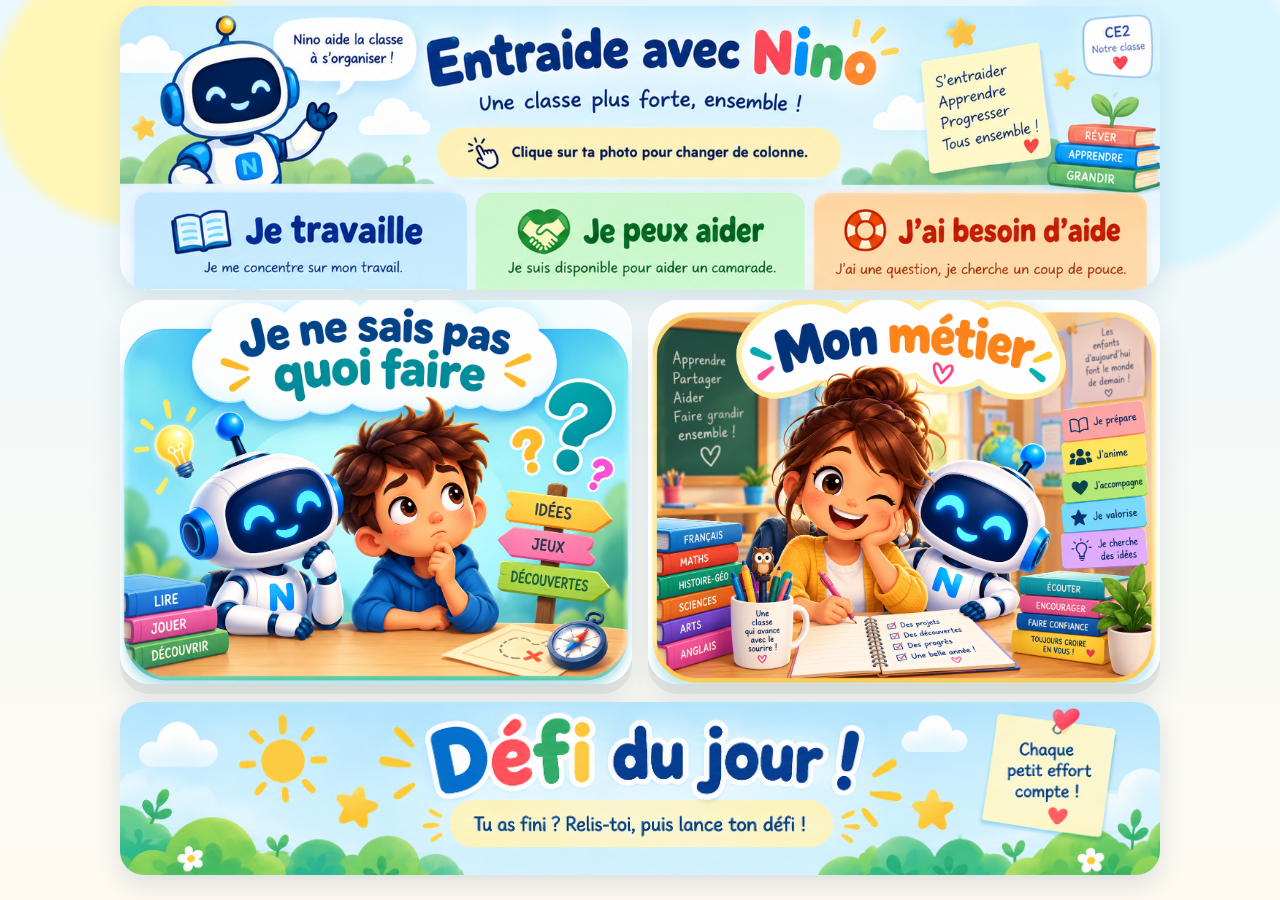
<file: index.html>
<!DOCTYPE html>
<html lang="fr">
<head>
  <meta charset="UTF-8">
  <meta name="viewport" content="width=device-width, initial-scale=1.0">
  <title>Notre classe CE2 — Nino — V0.40</title>
  <link rel="stylesheet" href="style.css">
  <link rel="stylesheet" href="accueil-v018.css">
  <link rel="stylesheet" href="accueil-v034.css">
</head>
<body>
  <main class="app">
<section class="home-entraide" aria-label="Entraide avec Nino">
      <a class="entraide-banner-link" href="entraide.html">
        <img src="assets/bandeau-entraide.png"
             alt="Entraide avec Nino : Je travaille, Je peux aider, J’ai besoin d’aide">
      </a>
    </section>

    <section class="cards cards-home-v018" aria-label="Autres rubriques">
      <a class="card image-card" href="je-ne-sais-pas-quoi-faire.html" aria-label="Je ne sais pas quoi faire">
        <img src="assets/je-ne-sais-pas-quoi-faire.png" alt="Je ne sais pas quoi faire">
      </a>

      <a class="card image-card" href="mon-metier.html" aria-label="Mon métier">
        <img src="assets/mon-metier.png" alt="Mon métier">
      </a>
    </section>

    <section class="home-defi" aria-label="Défi du jour" style="margin-top:18px;">
      <a href="defi.html" aria-label="Ouvrir le Défi du jour" style="display:block;border-radius:24px;overflow:hidden;box-shadow:0 10px 26px rgba(15,67,120,.14);">
        <img src="assets/defi-du-jour.png"
             alt="Défi du jour : Tu as fini ? Relis-toi, puis lance ton défi !"
             style="display:block;width:100%;height:auto;">
      </a>
    </section>

    <div class="version-badge">V0.40</div>
  </main>
</body>
</html>
</file>
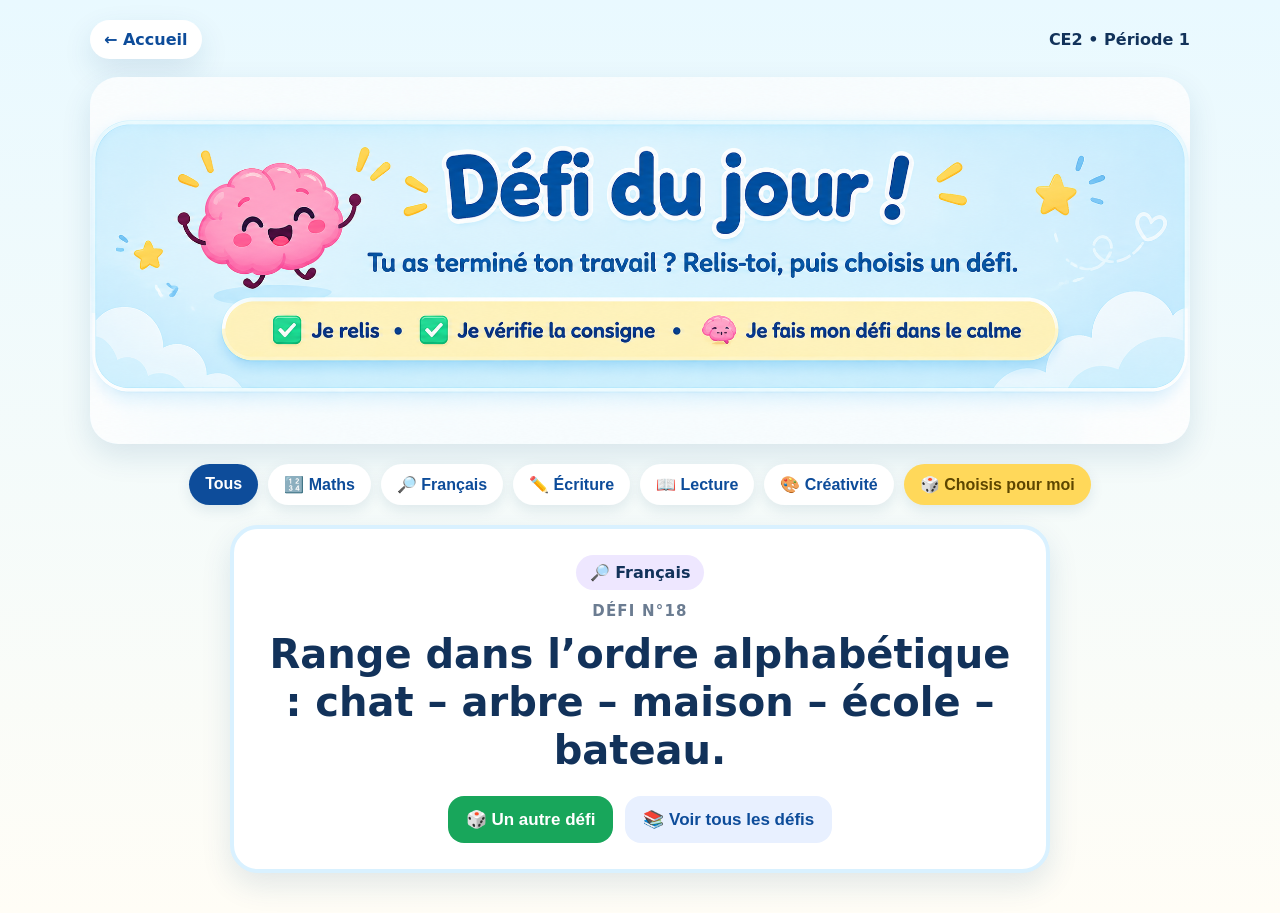
<file: defi.html>
<!DOCTYPE html>
<html lang="fr">
<head>
  <meta charset="UTF-8">
  <meta name="viewport" content="width=device-width, initial-scale=1.0">
  <title>Défi du jour — CE2</title>
  <style>
    :root{
      --blue:#0d4c9a; --sky:#eaf8ff; --yellow:#fff3a9; --green:#dff7d8;
      --orange:#ffe0bd; --pink:#ffe2ee; --purple:#eee7ff; --ink:#12325a;
      --card:#fff; --shadow:0 12px 30px rgba(17,71,120,.12);
    }
    *{box-sizing:border-box}
    body{margin:0;font-family:system-ui,-apple-system,"Segoe UI",Arial,sans-serif;background:linear-gradient(#e9f9ff,#fffdf6);color:var(--ink)}
    .wrap{width:min(1100px,calc(100% - 28px));margin:0 auto;padding:20px 0 40px}
    .top{display:flex;align-items:center;justify-content:space-between;gap:14px;margin-bottom:18px}
    .back{display:inline-flex;align-items:center;gap:8px;text-decoration:none;color:var(--blue);font-weight:800;background:#fff;padding:10px 14px;border-radius:999px;box-shadow:var(--shadow)}
    .hero{border-radius:28px;overflow:hidden;box-shadow:var(--shadow);background:#dff5ff}
    .hero img{display:block;width:100%;height:auto}
    .filters{display:flex;flex-wrap:wrap;justify-content:center;gap:10px;margin:20px 0}
    .filter,.random{border:0;border-radius:999px;padding:11px 16px;font-size:16px;font-weight:800;cursor:pointer;box-shadow:0 5px 14px rgba(20,70,110,.10)}
    .filter{background:#fff;color:var(--blue)} .filter.active{background:var(--blue);color:#fff}.random{background:#ffd85a;color:#5d4600}
    .challenge{max-width:820px;margin:0 auto;background:#fff;border-radius:28px;padding:26px;box-shadow:var(--shadow);border:4px solid #d9f1ff;text-align:center}
    .badge{display:inline-block;padding:8px 14px;border-radius:999px;font-weight:900;background:var(--purple);margin-bottom:12px}
    .num{font-size:15px;font-weight:900;color:#6b7c91;text-transform:uppercase;letter-spacing:.08em}
    .text{font-size:clamp(24px,4vw,40px);font-weight:900;line-height:1.2;margin:10px 0 22px}
    .actions{display:flex;flex-wrap:wrap;justify-content:center;gap:12px}
    .actions button{border:0;border-radius:16px;padding:13px 18px;font-size:17px;font-weight:900;cursor:pointer}
    .next{background:#18a65b;color:#fff}.all{background:#e8f0ff;color:var(--blue)}
    .grid{display:none;grid-template-columns:repeat(auto-fit,minmax(240px,1fr));gap:14px;margin-top:22px}
    .grid.show{display:grid}.mini{background:#fff;border-radius:18px;padding:16px;box-shadow:0 6px 18px rgba(18,70,110,.09)}
    .mini strong{display:block;margin-bottom:6px}.mini span{font-weight:700;line-height:1.35}
    @media(max-width:600px){.wrap{width:min(100% - 18px,1100px)}.hero{padding:18px 14px}.challenge{padding:20px 16px}.top{align-items:flex-start}}
  </style>
</head>
<body>
  <main class="wrap">
    <div class="top">
      <a class="back" href="index.html">← Accueil</a>
      <strong>CE2 • Période 1</strong>
    </div>

    <section class="hero" aria-label="Défi du jour">
      <img src="assets/defi-du-jour-cerveau.png"
           alt="Défi du jour : tu as terminé ton travail ? Relis-toi, puis choisis un défi.">
    </section>

    <div class="filters" aria-label="Choisir un domaine">
      <button class="filter active" data-cat="Tous">Tous</button>
      <button class="filter" data-cat="Maths">🔢 Maths</button>
      <button class="filter" data-cat="Français">🔎 Français</button>
      <button class="filter" data-cat="Écriture">✏️ Écriture</button>
      <button class="filter" data-cat="Lecture">📖 Lecture</button>
      <button class="filter" data-cat="Créativité">🎨 Créativité</button>
      <button class="random" id="randomBtn">🎲 Choisis pour moi</button>
    </div>

    <section class="challenge" aria-live="polite">
      <div class="badge" id="badge"></div>
      <div class="num" id="num"></div>
      <div class="text" id="text"></div>
      <div class="actions">
        <button class="next" id="nextBtn">🎲 Un autre défi</button>
        <button class="all" id="allBtn">📚 Voir tous les défis</button>
      </div>
    </section>

    <section class="grid" id="grid" aria-label="Tous les défis"></section>
  </main>

<script>
const challenges = [
  ['Maths','Écris 247 en lettres.'],
  ['Maths','Décompose 583 de deux façons différentes.'],
  ['Maths','Range du plus petit au plus grand : 198 – 281 – 128 – 218.'],
  ['Maths','Complète avec <, > ou = : 356 … 365 / 209 … 190 / 470 … 470.'],
  ['Maths','Calcule : 34 + 25, puis vérifie ton résultat autrement.'],
  ['Maths','Trouve 3 additions différentes dont le résultat est 50.'],
  ['Maths','Je pense à un nombre entre 300 et 400. Son chiffre des dizaines est 5 et son chiffre des unités est 2. Qui suis-je ?'],
  ['Maths','Invente un petit problème dont la réponse est 42.'],
  ['Maths','Écris le nombre juste avant et juste après : 299 ; 450 ; 700.'],
  ['Maths','Dessine sur quadrillage une figure ayant au moins 2 axes de symétrie.'],
  ['Écriture','Écris 3 phrases pour raconter ce que tu aimerais faire ce week-end.'],
  ['Écriture','Continue : « En ouvrant la porte de la classe, j’ai découvert… »'],
  ['Écriture','Décris un animal sans écrire son nom. Quelqu’un doit pouvoir le deviner.'],
  ['Écriture','Écris une phrase contenant les mots école, mystère et matin.'],
  ['Écriture','Invente une devinette et écris la réponse à la fin.'],
  ['Écriture','Écris une phrase de 7 mots exactement, puis une phrase de 10 mots exactement.'],
  ['Français','Trouve 5 mots qui commencent par la lettre L.'],
  ['Français','Range dans l’ordre alphabétique : chat – arbre – maison – école – bateau.'],
  ['Français','Trouve 3 mots de la même famille que « chant ».'],
  ['Français','Pour « grand », trouve un synonyme puis un contraire.'],
  ['Français','Transforme au pluriel : un petit chat noir / la grande maison / une voiture rouge.'],
  ['Français','Corrige : « les enfant joue dans la cour. »'],
  ['Français','Dans « Le petit chien court dans le jardin. », entoure le verbe et souligne le nom de l’animal.'],
  ['Français','Trouve un mot contenant chacun de ces sons : ou / on / oi / an.'],
  ['Lecture','Lis une page de ton livre puis écris une phrase qui raconte ce que tu as compris.'],
  ['Lecture','Choisis un personnage de ton livre et écris 3 mots pour le décrire.'],
  ['Lecture','Trouve dans ton livre un nom, un verbe et un adjectif.'],
  ['Créativité','Dessine un animal imaginaire composé de 3 animaux différents, puis donne-lui un nom.'],
  ['Créativité','Dessine une maison uniquement avec des formes géométriques et nomme au moins 4 formes utilisées.'],
  ['Créativité','Invente une énigme pour un camarade de CE2 et vérifie qu’elle possède une réponse.']
];
const emoji={Maths:'🔢',Français:'🔎',Écriture:'✏️',Lecture:'📖',Créativité:'🎨'};
let category='Tous';
let current=-1;
function pool(){return challenges.map((c,i)=>({...c,cat:c[0],txt:c[1],i})).filter(x=>category==='Tous'||x.cat===category)}
function show(i){current=i; const c=challenges[i]; document.getElementById('badge').textContent=`${emoji[c[0]]} ${c[0]}`; document.getElementById('num').textContent=`Défi n°${i+1}`; document.getElementById('text').textContent=c[1];}
function randomChallenge(){const p=pool(); if(!p.length)return; let pick=p[Math.floor(Math.random()*p.length)]; if(p.length>1&&pick.i===current){pick=p[(p.findIndex(x=>x.i===pick.i)+1)%p.length]} show(pick.i)}
function renderGrid(){const g=document.getElementById('grid'); g.innerHTML=''; pool().forEach(x=>{const d=document.createElement('article');d.className='mini';d.innerHTML=`<strong>${emoji[x.cat]} Défi n°${x.i+1} — ${x.cat}</strong><span>${x.txt}</span>`;g.appendChild(d)})}
document.querySelectorAll('.filter').forEach(btn=>btn.addEventListener('click',()=>{document.querySelectorAll('.filter').forEach(b=>b.classList.remove('active'));btn.classList.add('active');category=btn.dataset.cat;renderGrid();randomChallenge()}));
document.getElementById('nextBtn').addEventListener('click',randomChallenge);
document.getElementById('randomBtn').addEventListener('click',randomChallenge);
document.getElementById('allBtn').addEventListener('click',()=>{const g=document.getElementById('grid');g.classList.toggle('show');document.getElementById('allBtn').textContent=g.classList.contains('show')?'🙈 Masquer les défis':'📚 Voir tous les défis';renderGrid()});
randomChallenge();
</script>
</body>
</html>
</file>
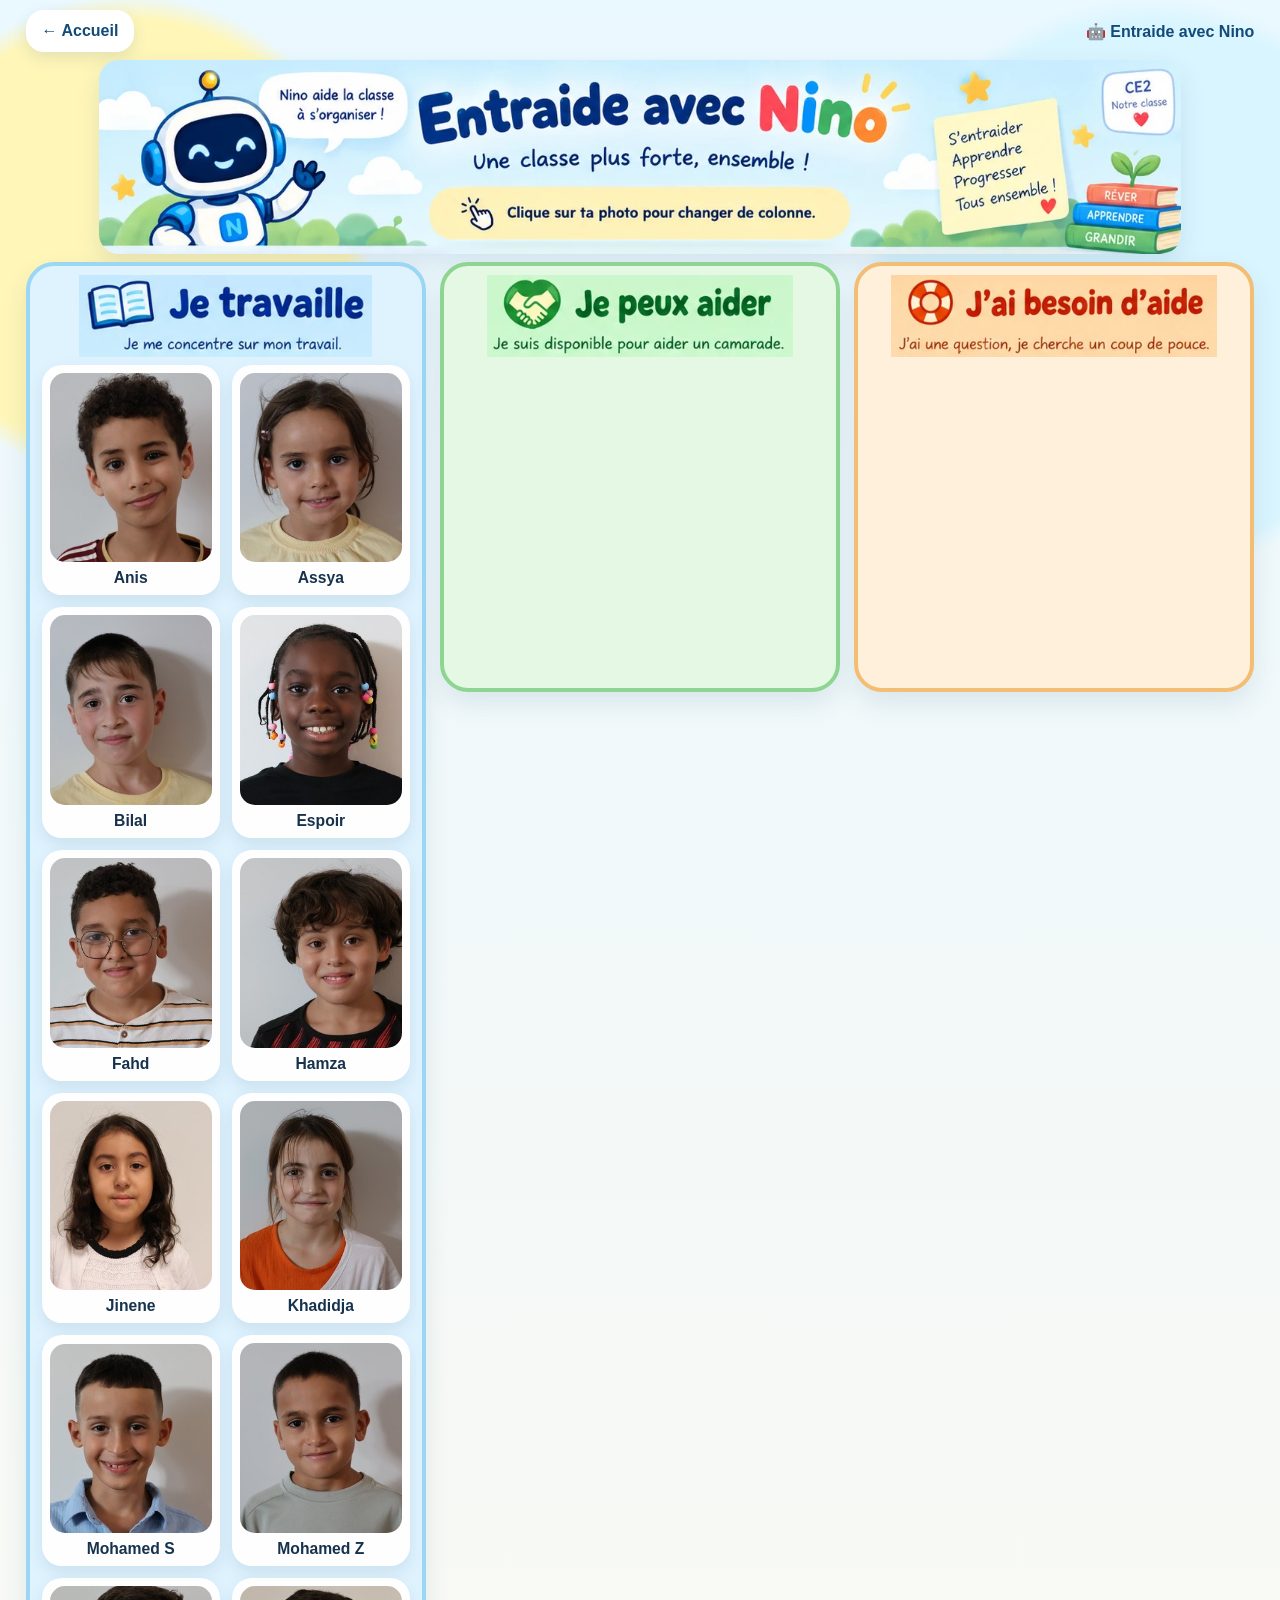
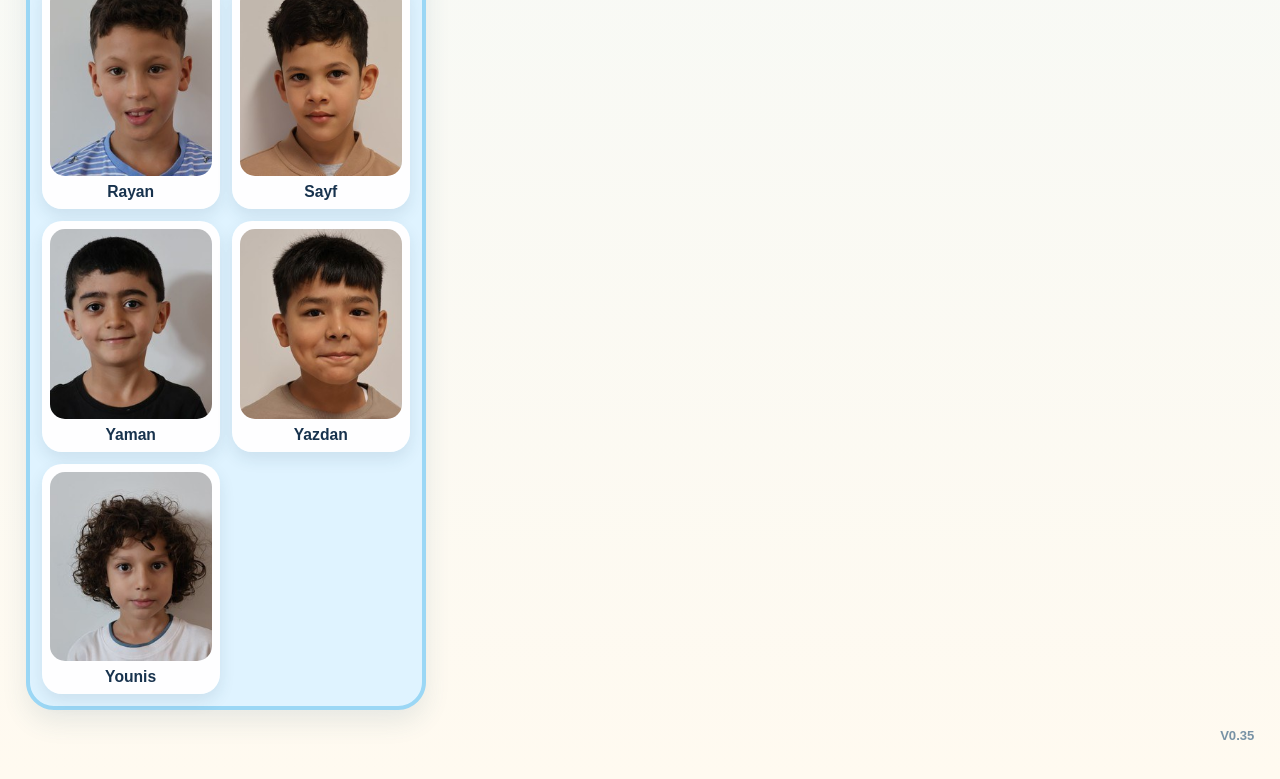
<file: entraide.html>
<!DOCTYPE html>
<html lang="fr">
<head>
  <meta charset="UTF-8">
  <meta name="viewport" content="width=device-width, initial-scale=1.0">
  <title>Entraide avec Nino — V0.35</title>
  <link rel="stylesheet" href="style.css">
  <link rel="stylesheet" href="entraide-v020.css">

  <style>
    /* V0.35 — entraide compacte tablette, sans modifier les autres pages */
    .entraide-page-banner-v035 {
      width: min(92%, 1320px);
      margin: 0 auto 10px;
      border-radius: 20px;
    }

    .entraide-column-banner {
      display: block;
      width: 100%;
      height: auto;
      max-height: 98px;
      object-fit: contain;
      margin: 0 auto 10px;
      border-radius: 18px;
    }

    .entraide-column {
      padding-top: 10px;
    }

    @media (min-width: 951px) and (max-height: 900px) {
      .entraide-page {
        padding-top: 10px;
      }

      .entraide-topbar {
        margin-bottom: 8px;
      }

      .entraide-page-banner-v035 {
        width: min(88%, 1275px);
        margin-bottom: 8px;
      }

      .entraide-board {
        gap: 14px;
      }

      .entraide-column {
        padding: 9px 12px 12px;
        min-height: 430px;
      }

      .entraide-column-banner {
        max-height: 82px;
        margin-bottom: 8px;
      }
    }
  </style>
</head>
<body>
  <main class="entraide-page">
    <div class="entraide-topbar">
      <a class="back" href="index.html">← Accueil</a>
      <span class="mini-title">🤖 Entraide avec Nino</span>
    </div>

    <img class="entraide-page-banner entraide-page-banner-v035"
         src="[data-uri]"
         alt="Entraide avec Nino">

    <section class="entraide-board" aria-label="Tableau d'entraide de la classe">
      <section class="entraide-column column-work">
        <img class="entraide-column-banner" src="[data-uri]" alt="Je travaille">
        <div class="student-column-grid" id="work-list"></div>
      </section>

      <section class="entraide-column column-help">
        <img class="entraide-column-banner" src="[data-uri]" alt="Je peux aider">
        <div class="student-column-grid" id="help-list"></div>
      </section>

      <section class="entraide-column column-need">
        <img class="entraide-column-banner" src="[data-uri]" alt="J’ai besoin d’aide">
        <div class="student-column-grid" id="need-list"></div>
      </section>
    </section>

    <div class="choice-popover" id="choice-popover" hidden aria-live="polite">
      <div class="choice-card">
        <button class="choice-close" id="choice-close" type="button" aria-label="Fermer">×</button>
        <div class="choice-student" id="choice-student"></div>
        <p>Où veux-tu aller ?</p>
        <div class="choice-buttons">
          <button type="button" data-state="neutral">📘 Je travaille</button>
          <button type="button" data-state="helper">🤝 Je peux aider</button>
          <button type="button" data-state="need">🙋 J’ai besoin d’aide</button>
        </div>
      </div>
    </div>

    <div class="version-badge">V0.35</div>
  </main>

  <script src="eleves-manifest.js"></script>
  <script src="entraide-v020.js"></script>
</body>
</html>
</file>
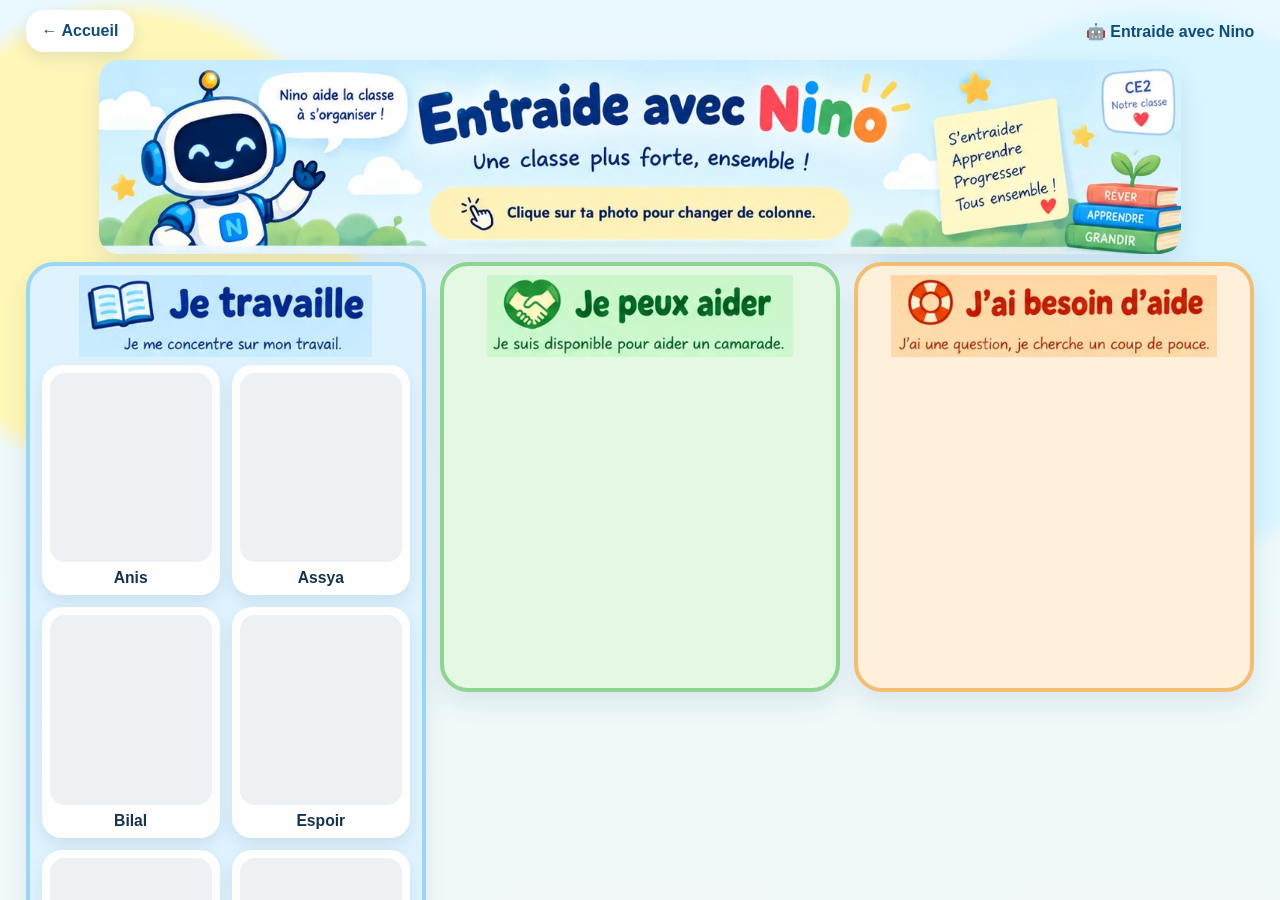
<file: jaide.html>
<!DOCTYPE html>
<html lang="fr">
<head>
  <meta charset="UTF-8">
  <meta http-equiv="refresh" content="0; url=entraide.html">
  <title>Entraide avec Nino</title>
</head>
<body>
  <p><a href="entraide.html">Ouvrir la page d’entraide</a></p>
</body>
</html>
</file>
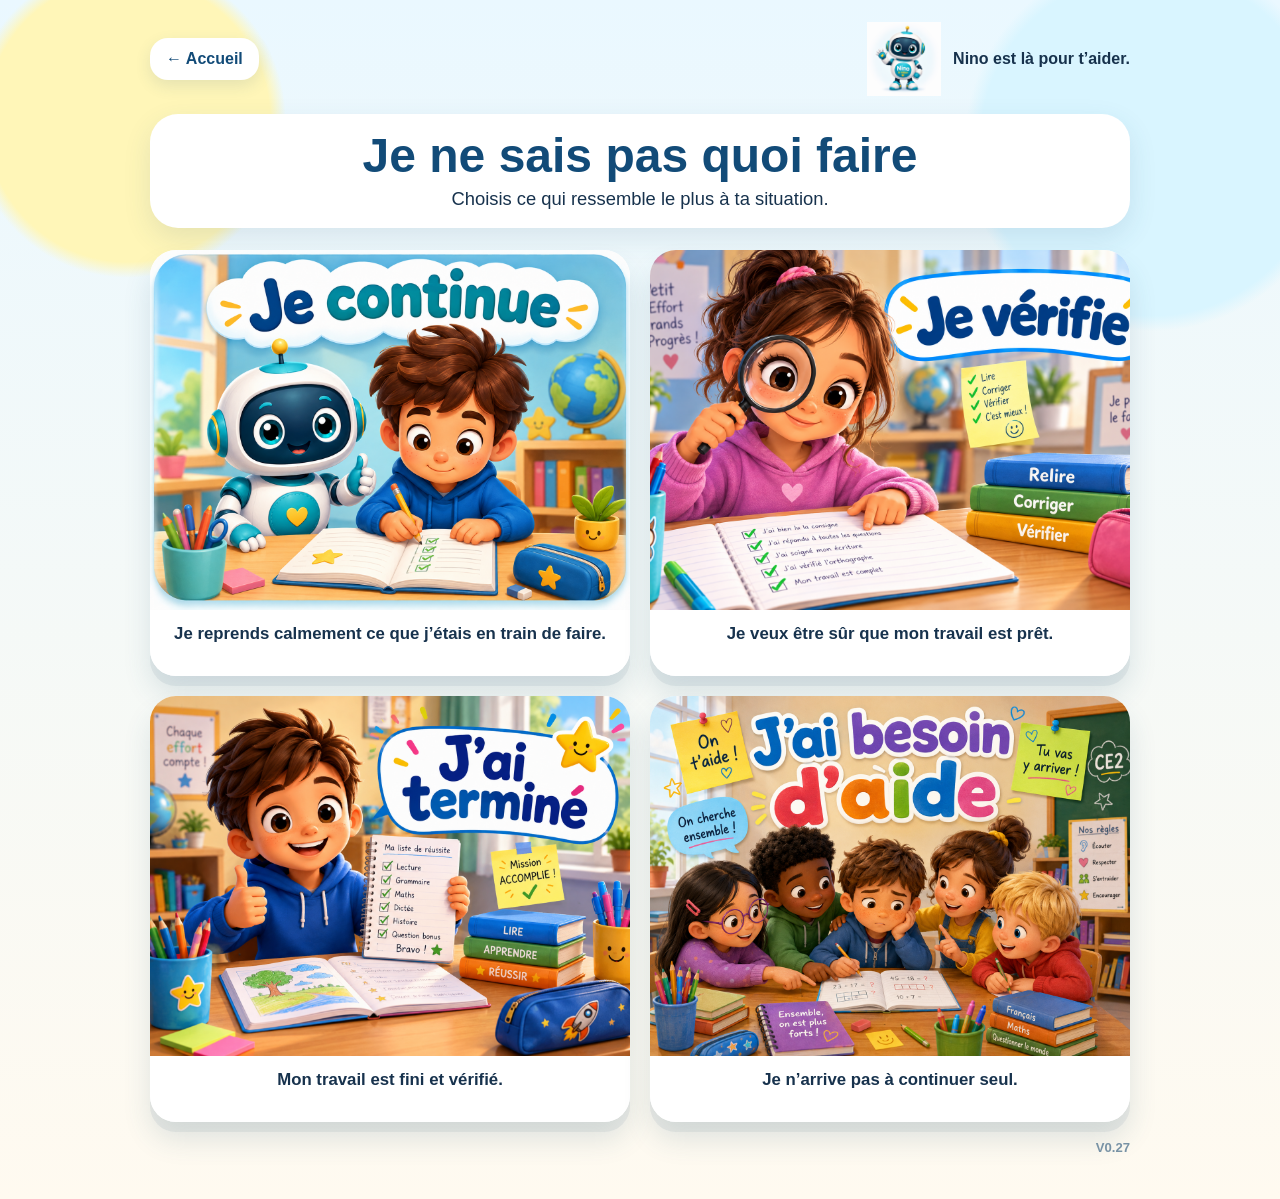
<file: je-ne-sais-pas-quoi-faire.html>
<!DOCTYPE html>
<html lang="fr">
<head>
  <meta charset="UTF-8">
  <meta name="viewport" content="width=device-width, initial-scale=1.0">
  <title>Je ne sais pas quoi faire — Nino — V0.27</title>
  <link rel="stylesheet" href="style.css">
</head>
<body>
  <main class="autonomy-page">
    <div class="autonomy-top">
      <a class="back" href="index.html">← Accueil</a>
      <div class="mini-nino">
        <img src="assets/nino.png" alt="Nino le robot">
        <span><strong>Nino est là pour t’aider.</strong></span>
      </div>
    </div>

    <section class="autonomy-intro">
      <h1>Je ne sais pas quoi faire</h1>
      <p>Choisis ce qui ressemble le plus à ta situation.</p>
    </section>

    <section class="choice-grid choice-grid-images" aria-label="Choisir ma situation">
      <button class="choice-image-card" data-choice="unfinished" type="button">
        <img src="assets/autonomie/je-continue.png" alt="Je continue">
        <span class="choice-image-subtitle">Je reprends calmement ce que j’étais en train de faire.</span>
      </button>

      <button class="choice-image-card" data-choice="check" type="button">
        <img src="assets/autonomie/je-verifie.png" alt="Je vérifie">
        <span class="choice-image-subtitle">Je veux être sûr que mon travail est prêt.</span>
      </button>

      <button class="choice-image-card" data-choice="done" type="button">
        <img src="assets/autonomie/jai-termine.png" alt="J’ai terminé">
        <span class="choice-image-subtitle">Mon travail est fini et vérifié.</span>
      </button>

      <button class="choice-image-card" data-choice="stuck" type="button">
        <img src="assets/autonomie/jai-besoin-aide.png" alt="J’ai besoin d’aide">
        <span class="choice-image-subtitle">Je n’arrive pas à continuer seul.</span>
      </button>
    </section>

    <section class="nino-answer" id="nino-answer" hidden>
      <div class="answer-head">
        <div class="answer-bubble">🤖 Nino te répond</div>
        <h2 id="answer-title"></h2>
        <p class="answer-subtitle">Lis les étapes et fais-les dans l’ordre.</p>
      </div>
      <div class="action-list" id="action-list"></div>
      <button class="restart" id="restart" type="button">← Choisir une autre situation</button>
    </section>

    <div class="version-badge">V0.27</div>
  </main>

  <script src="autonomie.js"></script>
</body>
</html>
</file>
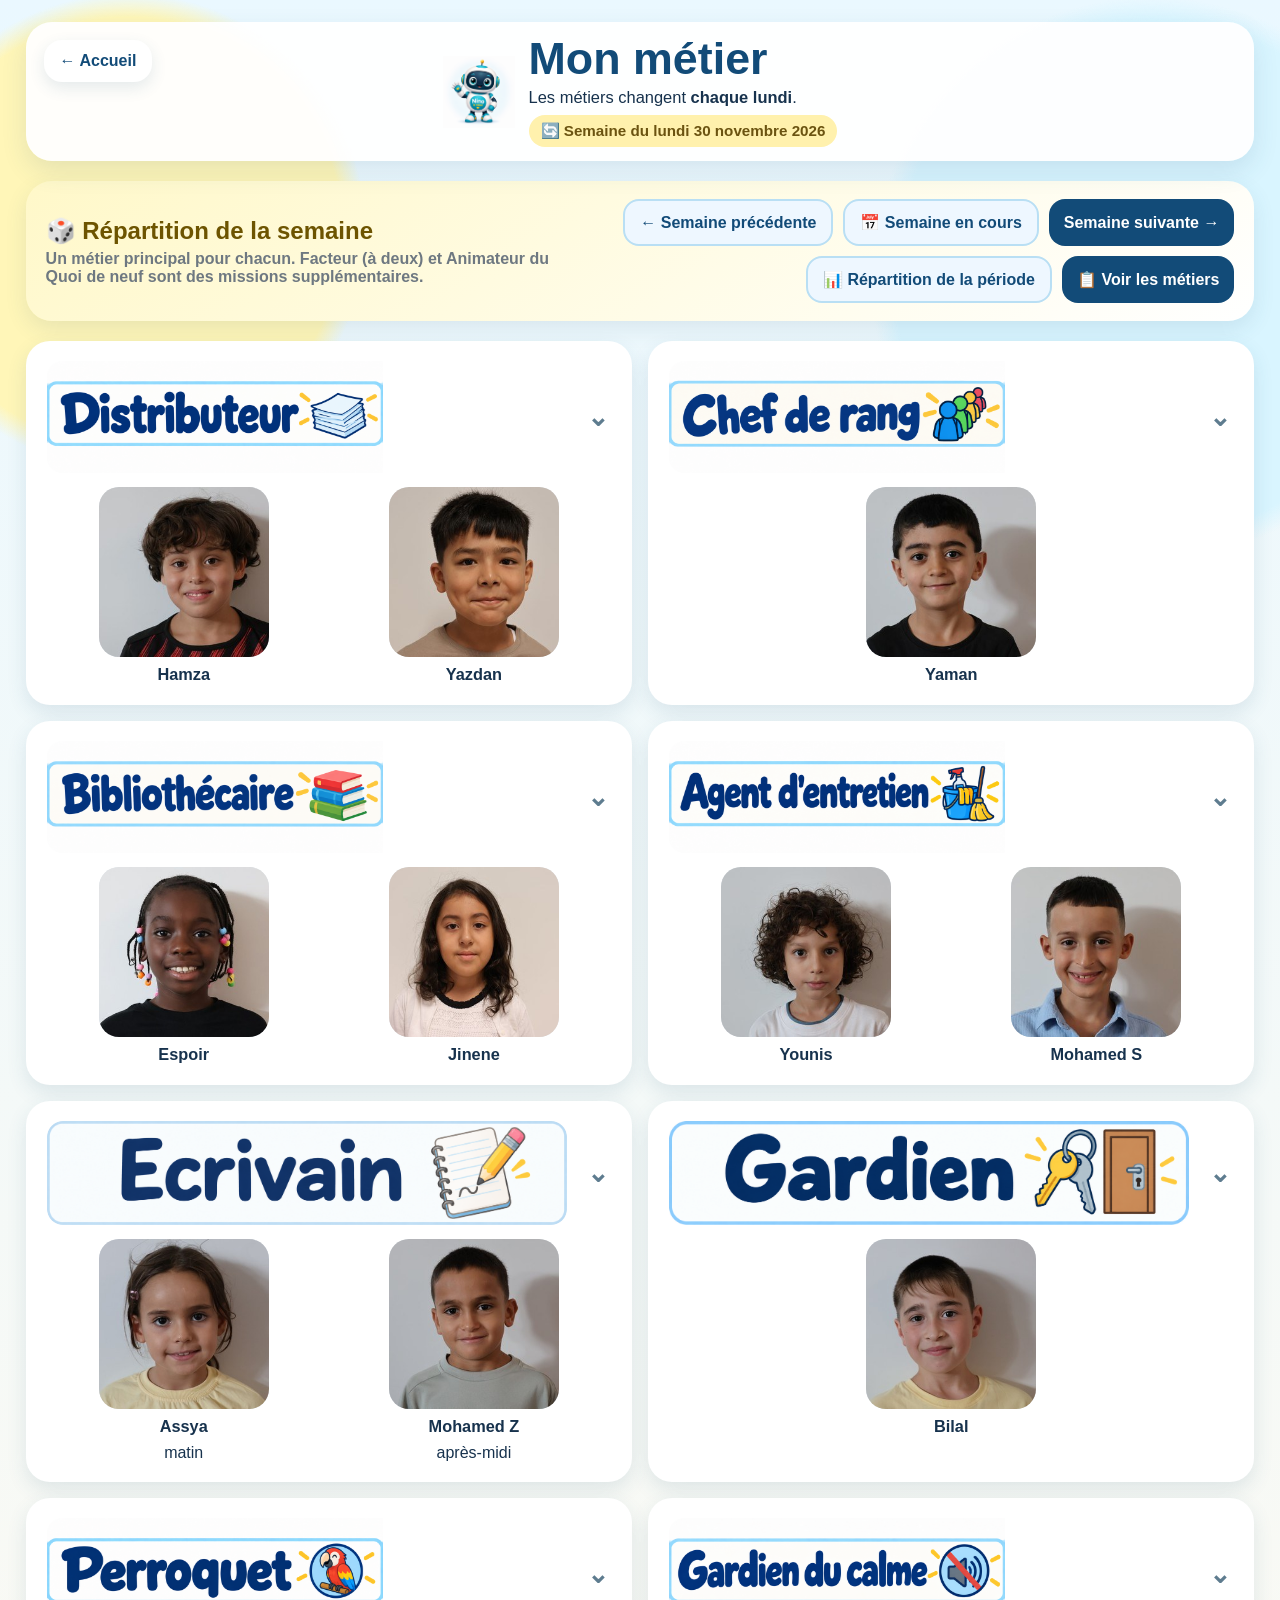
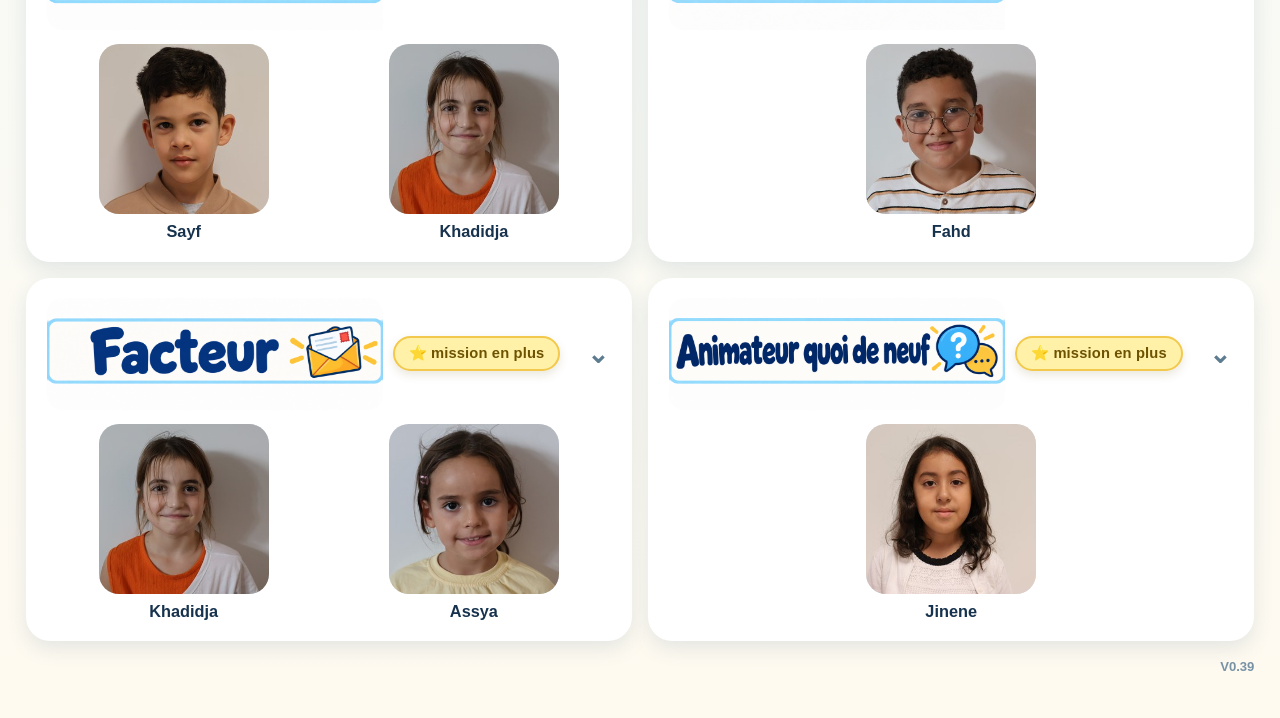
<file: mon-metier.html>
<!DOCTYPE html>
<html lang="fr">
<head>
  <meta charset="UTF-8">
  <meta name="viewport" content="width=device-width, initial-scale=1.0">
  <title>Mon métier — Nino — V0.39</title>
  <link rel="stylesheet" href="style.css">
  <link rel="stylesheet" href="mon-metier-v031.css">
  <style>
    /* V0.39 — affichage pleine largeur sur ordinateur */
    html, body {
      width: 100%;
      min-height: 100%;
      margin: 0;
    }

    body {
      overflow-x: hidden;
    }

    .jobs-page {
      width: 100% !important;
      max-width: none !important;
      margin: 0 !important;
      padding-left: clamp(14px, 2vw, 36px) !important;
      padding-right: clamp(14px, 2vw, 36px) !important;
      box-sizing: border-box;
    }

    .jobs-compact-header,
    .weekly-draw-card,
    .period-stats-panel,
    .current-jobs,
    .all-jobs-panel {
      width: 100%;
      max-width: none !important;
      box-sizing: border-box;
    }

    @media (max-width: 900px) {
      .jobs-page {
        padding-left: 10px !important;
        padding-right: 10px !important;
      }
    }
  </style>
</head>
<body>
  <main class="jobs-page">
    <section class="jobs-compact-header">
      <a class="back jobs-compact-back" href="index.html">← Accueil</a>
      <div class="jobs-compact-main">
        <img class="jobs-compact-nino" src="assets/nino.png" alt="Nino le robot">
        <div class="jobs-compact-text">
          <h1>Mon métier</h1>
          <p>Les métiers changent <strong>chaque lundi</strong>.</p>
          <div class="week-note" id="week-note">🔄 Semaine en cours</div>
        </div>
      </div>
    </section>

    <section class="weekly-draw-card">
      <div>
        <h2>🎲 Répartition de la semaine</h2>
        <p id="draw-status">Nino prépare les métiers…</p>
      </div>
      <div class="draw-actions">
        <button class="draw-button draw-button-secondary" id="previous-week" type="button">← Semaine précédente</button>
        <button class="draw-button draw-button-secondary" id="current-week" type="button">📅 Semaine en cours</button>
        <button class="draw-button" id="next-week" type="button">Semaine suivante →</button>
        <button class="draw-button draw-button-secondary" id="show-period-stats" type="button">📊 Répartition de la période</button>
        <button class="draw-button" id="show-all-jobs" type="button">📋 Voir les métiers</button>
      </div>
    </section>

    <section class="period-stats-panel" id="period-stats-panel" hidden>
      <div class="period-stats-head">
        <div>
          <h2>📊 Répartition des métiers — période en cours</h2>
          <p id="period-stats-summary">Nino calcule la répartition…</p>
        </div>
        <button class="period-reset-button" id="period-reset-button" type="button">🔄 Nouvelle période</button>
      </div>
      <div class="period-stats-grid" id="period-stats-grid"></div>
    </section>

    <section class="current-jobs" id="current-jobs" aria-label="Métiers attribués cette semaine"></section>

    <section class="all-jobs-panel" id="all-jobs-panel" hidden>
      <h2>Les métiers de la classe</h2>
      <p class="all-jobs-note">
        À partir du lundi 14 septembre : les élèves ULIS ne participent plus à la rotation. Facteur est une mission à deux et Animateur du Quoi de neuf une mission du lundi matin ; ils s’ajoutent au métier principal.
      </p>
      <div class="jobs-grid" id="jobs-grid"></div>
    </section>

    <div class="version-badge">V0.39</div>
  </main>

  <script src="eleves-manifest.js"></script>
  <script src="metiers-v039.js?v=039"></script>
</body>
</html>
</file>
<file: style.css>
* {
  box-sizing: border-box;
}

:root {
  font-family: "Trebuchet MS", "Arial Rounded MT Bold", Arial, sans-serif;
  color: #17324d;
  background: #eef9ff;
}

body {
  margin: 0;
  min-height: 100vh;
  background:
    radial-gradient(circle at 10% 10%, #fff6b8 0 9%, transparent 10%),
    radial-gradient(circle at 90% 12%, #d9f5ff 0 11%, transparent 12%),
    linear-gradient(180deg, #eaf8ff 0%, #fffaf0 100%);
}

button, a {
  font: inherit;
}

.app {
  width: min(1200px, 94vw);
  margin: 0 auto;
  padding: 28px 0 42px;
}

.hero {
  display: flex;
  align-items: center;
  gap: 24px;
  background: rgba(255,255,255,.92);
  border: 4px solid #fff;
  border-radius: 32px;
  padding: 20px 28px;
  box-shadow: 0 10px 28px rgba(41, 89, 120, .13);
}

.nino-wrap {
  width: 150px;
  height: 150px;
  flex: 0 0 150px;
  display: grid;
  place-items: center;
  overflow: hidden;
  border-radius: 34px;
  background: linear-gradient(145deg, #dff7ff, #fff6bd);
  box-shadow: inset 0 0 0 4px rgba(255,255,255,.9);
}

.nino-img {
  width: 100%;
  height: 100%;
  object-fit: contain;
  display: block;
}

.hero-text {
  min-width: 0;
}

.eyebrow {
  margin: 0 0 4px;
  font-weight: 800;
  color: #327c9d;
}

h1 {
  margin: 0;
  font-size: clamp(2rem, 4vw, 3.8rem);
  line-height: 1;
  color: #124b78;
}

.hello {
  margin: 12px 0 0;
  font-size: clamp(1rem, 2vw, 1.35rem);
  line-height: 1.4;
}

.cards {
  display: grid;
  grid-template-columns: repeat(3, 1fr);
  gap: 20px;
  margin-top: 24px;
}

.card {
  border: 0;
  padding: 0;
  border-radius: 30px;
  overflow: hidden;
  cursor: pointer;
  background: #fff;
  box-shadow: 0 10px 0 rgba(39, 76, 99, .08), 0 16px 30px rgba(39, 76, 99, .12);
  transition: transform .15s ease, box-shadow .15s ease;
  text-decoration: none;
  color: inherit;
}

.card:hover,
.card:focus-visible {
  transform: translateY(-4px);
  box-shadow: 0 14px 0 rgba(39, 76, 99, .08), 0 22px 34px rgba(39, 76, 99, .16);
  outline: 4px solid rgba(18, 75, 120, .16);
}

.card:active {
  transform: translateY(1px);
}

.image-card img {
  width: 100%;
  aspect-ratio: 4 / 3;
  object-fit: cover;
  display: block;
}

/* Page autonomie */
.autonomy-page {
  width: min(980px, 94vw);
  margin: 0 auto;
  padding: 22px 0 44px;
}

.autonomy-top {
  display: flex;
  align-items: center;
  justify-content: space-between;
  gap: 18px;
  margin-bottom: 18px;
}

.back {
  display: inline-flex;
  align-items: center;
  gap: 8px;
  text-decoration: none;
  background: #fff;
  color: #124b78;
  font-weight: 900;
  border-radius: 18px;
  padding: 12px 16px;
  box-shadow: 0 6px 16px rgba(41,89,120,.12);
}

.mini-nino {
  display: flex;
  align-items: center;
  gap: 12px;
}

.mini-nino img {
  width: 74px;
  height: 74px;
  object-fit: contain;
}

.autonomy-intro {
  background: #fff;
  border-radius: 28px;
  padding: 18px 24px;
  text-align: center;
  box-shadow: 0 10px 28px rgba(41,89,120,.12);
}

.autonomy-intro h1 {
  font-size: clamp(1.9rem, 4vw, 3rem);
}

.autonomy-intro p {
  margin: 8px 0 0;
  font-size: 1.15rem;
}

.choice-grid {
  display: grid;
  grid-template-columns: repeat(2, minmax(0, 1fr));
  gap: 20px;
  margin-top: 24px;
}

.choice-btn {
  display: flex;
  flex-direction: column;
  align-items: flex-start;
  gap: 10px;
  border: 0;
  border-radius: 30px;
  min-height: 260px;
  padding: 22px;
  color: #17324d;
  cursor: pointer;
  text-align: left;
  position: relative;
  box-shadow: 0 10px 0 rgba(39, 76, 99, .08), 0 18px 28px rgba(41,89,120,.14);
  transition: transform .15s ease, box-shadow .15s ease;
}

.choice-btn:hover,
.choice-btn:focus-visible {
  transform: translateY(-4px);
  box-shadow: 0 14px 0 rgba(39, 76, 99, .08), 0 24px 32px rgba(41,89,120,.18);
  outline: 4px solid rgba(18,75,120,.13);
}

.choice-icon {
  width: 72px;
  height: 72px;
  border-radius: 22px;
  display: grid;
  place-items: center;
  font-size: 2rem;
  background: rgba(255,255,255,.75);
  box-shadow: inset 0 0 0 3px rgba(255,255,255,.75);
}

.choice-title {
  font-size: clamp(1.55rem, 2.7vw, 2rem);
  line-height: 1.1;
  font-weight: 900;
}

.choice-subtitle {
  font-size: 1.05rem;
  font-weight: 900;
}

.choice-desc {
  font-size: 1rem;
  line-height: 1.4;
  font-weight: 700;
  color: #3e5a70;
  margin-top: auto;
}

.choice-cta {
  align-self: flex-end;
  margin-top: 6px;
  padding: 10px 16px;
  border-radius: 999px;
  background: rgba(255,255,255,.88);
  font-size: .98rem;
  font-weight: 900;
  color: #124b78;
  box-shadow: 0 4px 10px rgba(41,89,120,.12);
}

.choice-unfinished {
  background: linear-gradient(180deg, #ffe9a0 0%, #ffe18b 100%);
}

.choice-check {
  background: linear-gradient(180deg, #cfeeff 0%, #b7e3fb 100%);
}

.choice-done {
  background: linear-gradient(180deg, #d8f7cf 0%, #c5ecb8 100%);
}

.choice-stuck {
  background: linear-gradient(180deg, #eedcff 0%, #e1c8fb 100%);
}

.nino-answer {
  margin-top: 24px;
  background: #fff;
  border-radius: 30px;
  padding: 24px;
  box-shadow: 0 10px 28px rgba(41,89,120,.12);
}

.nino-answer[hidden] {
  display: none;
}

.answer-head {
  margin-bottom: 16px;
}

.answer-bubble {
  display: inline-flex;
  align-items: center;
  gap: 8px;
  padding: 8px 14px;
  border-radius: 999px;
  background: #eef8ff;
  color: #124b78;
  font-weight: 900;
  margin-bottom: 10px;
}

.nino-answer h2 {
  margin: 0;
  color: #124b78;
  font-size: clamp(1.5rem, 2.7vw, 1.9rem);
}

.answer-subtitle {
  margin: 8px 0 0;
  font-size: 1rem;
  font-weight: 700;
  color: #59758a;
}

.action-list {
  display: grid;
  gap: 12px;
}

.action-item {
  display: flex;
  align-items: flex-start;
  gap: 12px;
  background: #f6fbff;
  border: 2px solid #e4f1f8;
  border-radius: 20px;
  padding: 14px 16px;
}

.action-number {
  flex: 0 0 34px;
  width: 34px;
  height: 34px;
  border-radius: 50%;
  display: grid;
  place-items: center;
  background: #124b78;
  color: #fff;
  font-weight: 900;
}

.action-text {
  font-weight: 800;
  font-size: 1.08rem;
  line-height: 1.35;
}

.restart {
  margin-top: 18px;
  border: 0;
  border-radius: 16px;
  padding: 12px 16px;
  background: #124b78;
  color: white;
  font-weight: 900;
  cursor: pointer;
}

@media (max-width: 900px) {
  .cards {
    grid-template-columns: 1fr;
  }
  .image-card img {
    aspect-ratio: 16 / 10;
  }
}

@media (max-width: 700px) {
  .choice-grid {
    grid-template-columns: 1fr;
  }

  .choice-btn {
    min-height: 220px;
    padding: 20px;
  }

  .autonomy-top {
    align-items: flex-start;
  }
}

@media (max-width: 640px) {
  .app {
    width: min(96vw, 1200px);
    padding-top: 14px;
  }

  .hero {
    text-align: center;
    flex-direction: column;
    padding: 18px;
    gap: 12px;
  }

  .nino-wrap {
    width: 120px;
    height: 120px;
    flex-basis: 120px;
  }

  .cards {
    gap: 16px;
    margin-top: 16px;
  }

  .mini-nino span {
    display: none;
  }

  .choice-icon {
    width: 64px;
    height: 64px;
    font-size: 1.8rem;
  }

  .choice-title {
    font-size: 1.7rem;
  }

  .choice-cta {
    align-self: stretch;
    text-align: center;
  }
}

/* Version */
.version-badge {
  margin-top: 18px;
  text-align: right;
  font-size: .82rem;
  font-weight: 800;
  color: #7892a5;
}

/* Page Mon métier */
.jobs-page {
  width: min(1120px, 94vw);
  margin: 0 auto;
  padding: 22px 0 44px;
}

.jobs-intro {
  background: #fff;
  border-radius: 28px;
  padding: 18px 24px;
  text-align: center;
  box-shadow: 0 10px 28px rgba(41,89,120,.12);
}

.jobs-intro h1 {
  margin: 0;
  font-size: clamp(2rem, 4vw, 3.1rem);
  color: #124b78;
}

.jobs-intro p {
  margin: 8px 0 0;
  font-size: 1.12rem;
}

.week-note {
  display: inline-block;
  margin-top: 12px;
  padding: 9px 14px;
  border-radius: 999px;
  background: #fff1ad;
  font-weight: 900;
  color: #6b5310;
}

.jobs-grid {
  display: grid;
  grid-template-columns: repeat(3, 1fr);
  gap: 16px;
  margin-top: 22px;
}

.job-card {
  border: 0;
  border-radius: 24px;
  padding: 18px;
  min-height: 165px;
  text-align: left;
  background: #fff;
  cursor: pointer;
  color: #17324d;
  box-shadow: 0 8px 20px rgba(41,89,120,.12);
  transition: transform .15s ease, box-shadow .15s ease;
}

.job-card:hover,
.job-card:focus-visible {
  transform: translateY(-3px);
  box-shadow: 0 12px 26px rgba(41,89,120,.16);
  outline: 4px solid rgba(18,75,120,.12);
}

.job-icon {
  font-size: 2.25rem;
  display: block;
  margin-bottom: 8px;
}

.job-name {
  display: block;
  font-size: 1.25rem;
  font-weight: 900;
}

.job-short {
  display: block;
  margin-top: 6px;
  line-height: 1.35;
  font-weight: 700;
  color: #537086;
}

.job-pair {
  display: block;
  margin-top: 12px;
  padding: 8px 10px;
  border-radius: 14px;
  background: #f3f9fc;
  font-size: .95rem;
  font-weight: 800;
}

.job-detail {
  margin-top: 22px;
  background: #fff;
  border-radius: 28px;
  padding: 22px;
  box-shadow: 0 10px 28px rgba(41,89,120,.12);
}

.job-detail[hidden] {
  display: none;
}

.job-detail h2 {
  margin: 0 0 10px;
  color: #124b78;
}

.job-detail p {
  margin: 0;
  font-size: 1.08rem;
  line-height: 1.5;
}

.job-rule {
  margin-top: 14px !important;
  padding: 12px 14px;
  border-radius: 16px;
  background: #eef8ff;
  font-weight: 800;
}

@media (max-width: 900px) {
  .jobs-grid {
    grid-template-columns: repeat(2, 1fr);
  }
}

@media (max-width: 620px) {
  .jobs-grid {
    grid-template-columns: 1fr;
  }
}


/* V0.10 — J'aide : trombinoscope */
.help-page {
  width: min(1180px, 95vw);
  margin: 0 auto;
  padding: 22px 0 44px;
}

.help-intro {
  background: #fff;
  border-radius: 28px;
  padding: 18px 24px;
  text-align: center;
  box-shadow: 0 10px 28px rgba(41,89,120,.12);
}

.help-intro h1 {
  margin: 0;
  font-size: clamp(2rem, 4vw, 3.1rem);
  color: #16734c;
}

.help-intro p {
  margin: 8px 0 0;
  font-size: 1.12rem;
}

.student-grid {
  display: grid;
  grid-template-columns: repeat(5, minmax(0, 1fr));
  gap: 16px;
  margin-top: 22px;
}

.student-card {
  appearance: none;
  border: 0;
  border-radius: 24px;
  padding: 10px 10px 14px;
  background: #fff;
  cursor: pointer;
  color: #17324d;
  box-shadow: 0 8px 20px rgba(41,89,120,.12);
  transition: transform .15s ease, box-shadow .15s ease;
}

.student-card:hover,
.student-card:focus-visible {
  transform: translateY(-3px);
  box-shadow: 0 12px 26px rgba(41,89,120,.17);
  outline: 4px solid rgba(49,167,111,.18);
}

.student-card.is-selected {
  outline: 5px solid #44c182;
  background: #effcf5;
}

.student-photo-wrap {
  width: 100%;
  aspect-ratio: 1 / 1;
  overflow: hidden;
  border-radius: 19px;
  background: #eaf4f8;
}

.student-photo {
  width: 100%;
  height: 100%;
  display: block;
  object-fit: cover;
  object-position: center;
}

.student-firstname {
  display: block;
  margin-top: 10px;
  text-align: center;
  font-size: 1.12rem;
  font-weight: 900;
}

.help-choice {
  margin-top: 22px;
  background: #fff;
  border-radius: 28px;
  padding: 22px;
  box-shadow: 0 10px 28px rgba(41,89,120,.12);
  text-align: center;
}

.help-choice[hidden] {
  display: none;
}

.help-choice h2 {
  margin: 0 0 14px;
  color: #16734c;
}

.help-choice-actions {
  display: grid;
  grid-template-columns: 1fr 1fr;
  gap: 14px;
}

.help-choice-btn {
  border: 0;
  border-radius: 20px;
  padding: 18px 14px;
  min-height: 90px;
  font-weight: 900;
  font-size: 1.1rem;
  cursor: pointer;
}

.help-choice-btn--give { background: #cff4dc; color: #1e6846; }
.help-choice-btn--need { background: #dff2ff; color: #175f8e; }

.help-note {
  margin: 14px 0 0;
  color: #627888;
  font-weight: 700;
}

@media (max-width: 980px) {
  .student-grid { grid-template-columns: repeat(4, 1fr); }
}

@media (max-width: 720px) {
  .student-grid { grid-template-columns: repeat(3, 1fr); }
}

@media (max-width: 520px) {
  .student-grid { grid-template-columns: repeat(2, 1fr); gap: 12px; }
  .help-choice-actions { grid-template-columns: 1fr; }
}


/* V0.10 — tirage hebdomadaire des métiers */
.weekly-draw-card {
  margin-top: 20px;
  background: linear-gradient(145deg, #fff8c9, #fff);
  border-radius: 26px;
  padding: 18px 20px;
  display: flex;
  align-items: center;
  justify-content: space-between;
  gap: 18px;
  box-shadow: 0 8px 22px rgba(41,89,120,.11);
}

.weekly-draw-card h2 {
  margin: 0 0 5px;
  color: #6d5400;
}

.weekly-draw-card p {
  margin: 0;
  font-weight: 700;
  color: #6e7881;
}

.draw-button {
  border: 0;
  border-radius: 16px;
  padding: 12px 15px;
  background: #124b78;
  color: #fff;
  font-weight: 900;
  cursor: pointer;
  white-space: nowrap;
}

.current-jobs {
  display: grid;
  grid-template-columns: repeat(2, minmax(0,1fr));
  gap: 16px;
  margin-top: 20px;
}

.assignment-card {
  background: #fff;
  border-radius: 24px;
  padding: 17px 18px;
  box-shadow: 0 8px 20px rgba(41,89,120,.12);
  border: 3px solid transparent;
}

.assignment-card--replacement {
  background: #eef7ff;
  border-color: #b8dff5;
}

.assignment-job {
  display: flex;
  align-items: center;
  gap: 10px;
  margin-bottom: 11px;
}

.assignment-icon {
  font-size: 2rem;
}

.assignment-title {
  font-size: 1.22rem;
  font-weight: 900;
  color: #17324d;
}

.assignment-pair {
  display: flex;
  flex-wrap: wrap;
  gap: 8px;
}

.pupil-chip {
  display: inline-flex;
  align-items: center;
  gap: 7px;
  padding: 9px 12px;
  border-radius: 999px;
  background: #f2f8fb;
  font-weight: 900;
  color: #234c67;
}

.pupil-chip::before {
  content: "👤";
}

.assignment-card--replacement .pupil-chip::before {
  content: "🔄";
}

.all-jobs-panel {
  margin-top: 22px;
  background: #fff;
  border-radius: 28px;
  padding: 22px;
  box-shadow: 0 10px 28px rgba(41,89,120,.12);
}

.all-jobs-panel h2 {
  margin: 0;
  color: #124b78;
}

.all-jobs-note {
  margin: 8px 0 0;
  color: #657b8b;
  font-weight: 700;
  line-height: 1.45;
}

.job-card.inactive-this-week {
  opacity: .67;
}

.job-card.inactive-this-week .job-pair {
  background: #f2f2f2;
  color: #7a7a7a;
}

@media (max-width: 760px) {
  .current-jobs {
    grid-template-columns: 1fr;
  }
  .weekly-draw-card {
    align-items: flex-start;
    flex-direction: column;
  }
}


/* V0.10 — cartes illustrées de la page « Je ne sais pas quoi faire » */
.choice-grid-images {
  grid-template-columns: repeat(2, minmax(0, 1fr));
  gap: 20px;
}

.choice-image-card {
  appearance: none;
  border: 0;
  padding: 0;
  overflow: hidden;
  border-radius: 28px;
  background: #fff;
  color: #17324d;
  cursor: pointer;
  text-align: center;
  box-shadow: 0 10px 0 rgba(39, 76, 99, .07), 0 18px 28px rgba(41,89,120,.14);
  transition: transform .15s ease, box-shadow .15s ease;
}

.choice-image-card:hover,
.choice-image-card:focus-visible {
  transform: translateY(-4px);
  box-shadow: 0 14px 0 rgba(39, 76, 99, .07), 0 24px 34px rgba(41,89,120,.18);
  outline: 4px solid rgba(18,75,120,.13);
}

.choice-image-card:active {
  transform: translateY(1px);
}

.choice-image-card img {
  width: 100%;
  aspect-ratio: 4 / 3;
  object-fit: cover;
  display: block;
}

.choice-image-subtitle {
  display: block;
  min-height: 66px;
  padding: 14px 16px 16px;
  font-size: 1.05rem;
  line-height: 1.35;
  font-weight: 900;
  background: rgba(255,255,255,.97);
}

@media (max-width: 700px) {
  .choice-grid-images {
    grid-template-columns: 1fr;
  }

  .choice-image-card img {
    aspect-ratio: 16 / 10;
  }

  .choice-image-subtitle {
    min-height: auto;
  }
}


/* V0.27 — Correctif affichage images « Je ne sais pas quoi faire » */
.choice-grid.choice-grid-images {
  width: 100%;
  max-width: 1120px;
  margin: 22px auto 0;
  display: grid !important;
  grid-template-columns: repeat(2, minmax(0, 1fr)) !important;
  gap: 20px !important;
  align-items: stretch;
}

.choice-grid-images .choice-image-card {
  width: 100% !important;
  min-width: 0 !important;
  max-width: 100% !important;
  height: auto !important;
  overflow: hidden !important;
  border-radius: 26px !important;
  padding: 0 !important;
  box-sizing: border-box !important;
}

.choice-grid-images .choice-image-card img {
  display: block !important;
  width: 100% !important;
  max-width: 100% !important;
  height: auto !important;
  aspect-ratio: 4 / 3 !important;
  object-fit: cover !important;
  object-position: center !important;
}

.choice-grid-images .choice-image-subtitle {
  display: block !important;
  width: 100% !important;
  box-sizing: border-box !important;
  padding: 13px 15px 15px !important;
}

@media (max-width: 760px) {
  .choice-grid.choice-grid-images {
    grid-template-columns: 1fr !important;
    gap: 16px !important;
  }

  .choice-grid-images .choice-image-card img {
    aspect-ratio: 16 / 10 !important;
  }
}
</file>
<file: accueil-v018.css>
/* Espace Enfants CE2 — V0.18
   Accueil : un bandeau unique vers l'entraide. */

.home-entraide {
  margin-top: 24px;
}

.entraide-banner-link {
  display: block;
  overflow: hidden;
  border-radius: 28px;
  background: #fff;
  box-shadow: 0 12px 28px rgba(41, 89, 120, .14);
  transition: transform .15s ease, box-shadow .15s ease;
}

.entraide-banner-link:hover,
.entraide-banner-link:focus-visible {
  transform: translateY(-4px);
  box-shadow: 0 18px 34px rgba(41, 89, 120, .18);
  outline: 4px solid rgba(18, 75, 120, .14);
}

.entraide-banner-link img {
  display: block;
  width: 100%;
  height: auto;
}

.cards-home-v018 {
  grid-template-columns: repeat(2, minmax(0, 1fr));
}

.cards-home-v018 .image-card img {
  width: 100%;
  aspect-ratio: 4 / 3;
  object-fit: cover;
  display: block;
}

@media (max-width: 760px) {
  .cards-home-v018 {
    grid-template-columns: 1fr;
  }
}
</file>
<file: accueil-v034.css>
/* Espace Enfants CE2 — V0.34
   Accueil tablette paysage : tient dans la hauteur visible sans scroll.
   Le rendu ordinateur reste inchangé. */

@media (min-width: 900px) and (max-height: 950px) and (orientation: landscape) {
  html,
  body {
    height: 100%;
  }

  body {
    min-height: 100dvh;
    overflow-y: hidden;
  }

  .app {
    /* Réduction proportionnelle de l'accueil uniquement sur tablette paysage.
       Les images conservent leur ratio, aucune découpe forcée. */
    width: min(1040px, 92vw);
    height: 100dvh;
    padding: 6px 0 6px;
  }

  .home-entraide {
    margin-top: 0;
  }

  .cards-home-v018 {
    gap: 16px;
    margin-top: 10px;
  }

  .version-badge {
    display: none;
  }
}
</file>
<file: entraide-v020.css>
/* Espace Enfants CE2 — V0.20 — page unique d'entraide */

.entraide-page {
  width: min(1500px, 96vw);
  margin: 0 auto;
  padding: 18px 0 36px;
}

.entraide-topbar {
  display: flex;
  justify-content: space-between;
  align-items: center;
  gap: 16px;
  margin-bottom: 12px;
}

.mini-title {
  font-weight: 900;
  color: #124b78;
}

.entraide-page-banner {
  display: block;
  width: 100%;
  border-radius: 24px;
  box-shadow: 0 10px 24px rgba(41,89,120,.12);
}

.entraide-instruction {
  margin: 14px auto 18px;
  text-align: center;
  font-weight: 900;
  color: #124b78;
  background: #fff4bd;
  width: fit-content;
  max-width: 92%;
  padding: 10px 18px;
  border-radius: 999px;
}

.entraide-board {
  display: grid;
  grid-template-columns: repeat(3, minmax(0, 1fr));
  gap: 18px;
  align-items: start;
}

.entraide-column {
  min-height: 530px;
  border-radius: 28px;
  padding: 16px;
  box-shadow: 0 12px 26px rgba(41,89,120,.11);
}

.entraide-column header {
  text-align: center;
  padding: 4px 8px 14px;
}

.entraide-column h2 {
  margin: 0;
  font-size: clamp(1.45rem, 2.4vw, 2rem);
}

.entraide-column header p {
  margin: 7px 0 0;
  font-weight: 700;
}

.column-work {
  background: #dff3ff;
  border: 4px solid #9bd7f5;
}

.column-work h2 { color: #145b91; }

.column-help {
  background: #e4f8e4;
  border: 4px solid #8ed592;
}

.column-help h2 { color: #17713c; }

.column-need {
  background: #fff0dc;
  border: 4px solid #f3bd73;
}

.column-need h2 { color: #b64b12; }

.student-column-grid {
  display: grid;
  grid-template-columns: repeat(auto-fit, minmax(115px, 1fr));
  gap: 12px;
}

.entraide-student {
  border: 0;
  border-radius: 20px;
  padding: 8px;
  background: rgba(255,255,255,.96);
  box-shadow: 0 7px 16px rgba(25,65,90,.10);
  cursor: pointer;
  font: inherit;
  color: #17324d;
  text-align: center;
  transition: transform .12s ease, box-shadow .12s ease;
}

.entraide-student:hover,
.entraide-student:focus-visible {
  transform: translateY(-3px);
  box-shadow: 0 11px 20px rgba(25,65,90,.15);
  outline: 3px solid rgba(18,75,120,.16);
}

.entraide-photo-wrap {
  position: relative;
  display: block;
  overflow: hidden;
  border-radius: 15px;
  aspect-ratio: 1 / 1.17;
  background: #edf1f4;
}

.entraide-photo {
  width: 100%;
  height: 100%;
  object-fit: cover;
  display: block;
}

.entraide-name {
  display: block;
  margin-top: 7px;
  font-weight: 900;
  font-size: .98rem;
}

.state-badge {
  position: absolute;
  left: 50%;
  bottom: 7px;
  transform: translateX(-50%);
  white-space: nowrap;
  max-width: calc(100% - 10px);
  padding: 5px 8px;
  border: 2px solid #fff;
  border-radius: 999px;
  color: #fff;
  font-size: .67rem;
  font-weight: 900;
  box-shadow: 0 3px 8px rgba(0,0,0,.20);
}

.badge-helper { background: #169648; }
.badge-need { background: #e68a1e; }

.choice-popover {
  position: fixed;
  inset: 0;
  z-index: 100;
  display: grid;
  place-items: center;
  padding: 20px;
  background: rgba(18,52,77,.28);
}

.choice-popover[hidden] {
  display: none;
}

.choice-card {
  position: relative;
  width: min(620px, 94vw);
  padding: 24px;
  border-radius: 28px;
  background: #fff;
  text-align: center;
  box-shadow: 0 24px 60px rgba(0,0,0,.24);
}

.choice-close {
  position: absolute;
  top: 10px;
  right: 12px;
  width: 38px;
  height: 38px;
  border: 0;
  border-radius: 50%;
  background: #edf3f7;
  font-size: 1.5rem;
  cursor: pointer;
}

.choice-student {
  font-size: 1.45rem;
  font-weight: 900;
  color: #124b78;
}

.choice-card p {
  font-weight: 800;
}

.choice-buttons {
  display: grid;
  grid-template-columns: repeat(3, 1fr);
  gap: 12px;
}

.choice-buttons button {
  min-height: 78px;
  border: 0;
  border-radius: 20px;
  font: inherit;
  font-weight: 900;
  cursor: pointer;
}

.choice-buttons button[data-state="neutral"] {
  background: #dff3ff;
  color: #145b91;
}

.choice-buttons button[data-state="helper"] {
  background: #e1f7e5;
  color: #17713c;
}

.choice-buttons button[data-state="need"] {
  background: #fff0dc;
  color: #a64b16;
}

@media (max-width: 950px) {
  .entraide-board {
    grid-template-columns: 1fr;
  }

  .entraide-column {
    min-height: auto;
  }
}

@media (max-width: 620px) {
  .choice-buttons {
    grid-template-columns: 1fr;
  }

  .student-column-grid {
    grid-template-columns: repeat(3, minmax(0, 1fr));
  }
}


/* V0.20 — colonnes épurées :
   le bandeau supérieur suffit pour identifier les zones. */
.entraide-column {
  padding-top: 16px;
}

.entraide-column > header {
  display: none !important;
}

.student-column-grid {
  align-content: start;
}

/* Le badge vert "Je peux aider" est supprimé :
   la colonne verte indique déjà le statut. */
.badge-helper {
  display: none !important;
}


/* V0.20 — aucun badge superposé sur les photos. */
.state-badge,
.badge-helper,
.badge-need {
  display: none !important;
}
</file>
<file: mon-metier-v031.css>
* {
  box-sizing: border-box;
}

:root {
  font-family: "Trebuchet MS", "Arial Rounded MT Bold", Arial, sans-serif;
  color: #17324d;
  background: #eef9ff;
}

body {
  margin: 0;
  min-height: 100vh;
  background:
    radial-gradient(circle at 10% 10%, #fff6b8 0 9%, transparent 10%),
    radial-gradient(circle at 90% 12%, #d9f5ff 0 11%, transparent 12%),
    linear-gradient(180deg, #eaf8ff 0%, #fffaf0 100%);
}

button, a {
  font: inherit;
}

.app {
  width: min(1200px, 94vw);
  margin: 0 auto;
  padding: 28px 0 42px;
}

.hero {
  display: flex;
  align-items: center;
  gap: 24px;
  background: rgba(255,255,255,.92);
  border: 4px solid #fff;
  border-radius: 32px;
  padding: 20px 28px;
  box-shadow: 0 10px 28px rgba(41, 89, 120, .13);
}

.nino-wrap {
  width: 150px;
  height: 150px;
  flex: 0 0 150px;
  display: grid;
  place-items: center;
  overflow: hidden;
  border-radius: 34px;
  background: linear-gradient(145deg, #dff7ff, #fff6bd);
  box-shadow: inset 0 0 0 4px rgba(255,255,255,.9);
}

.nino-img {
  width: 100%;
  height: 100%;
  object-fit: contain;
  display: block;
}

.hero-text {
  min-width: 0;
}

.eyebrow {
  margin: 0 0 4px;
  font-weight: 800;
  color: #327c9d;
}

h1 {
  margin: 0;
  font-size: clamp(2rem, 4vw, 3.8rem);
  line-height: 1;
  color: #124b78;
}

.hello {
  margin: 12px 0 0;
  font-size: clamp(1rem, 2vw, 1.35rem);
  line-height: 1.4;
}

.cards {
  display: grid;
  grid-template-columns: repeat(3, 1fr);
  gap: 20px;
  margin-top: 24px;
}

.card {
  border: 0;
  padding: 0;
  border-radius: 30px;
  overflow: hidden;
  cursor: pointer;
  background: #fff;
  box-shadow: 0 10px 0 rgba(39, 76, 99, .08), 0 16px 30px rgba(39, 76, 99, .12);
  transition: transform .15s ease, box-shadow .15s ease;
  text-decoration: none;
  color: inherit;
}

.card:hover,
.card:focus-visible {
  transform: translateY(-4px);
  box-shadow: 0 14px 0 rgba(39, 76, 99, .08), 0 22px 34px rgba(39, 76, 99, .16);
  outline: 4px solid rgba(18, 75, 120, .16);
}

.card:active {
  transform: translateY(1px);
}

.image-card img {
  width: 100%;
  aspect-ratio: 4 / 3;
  object-fit: cover;
  display: block;
}

/* Page autonomie */
.autonomy-page {
  width: min(980px, 94vw);
  margin: 0 auto;
  padding: 22px 0 44px;
}

.autonomy-top {
  display: flex;
  align-items: center;
  justify-content: space-between;
  gap: 18px;
  margin-bottom: 18px;
}

.back {
  display: inline-flex;
  align-items: center;
  gap: 8px;
  text-decoration: none;
  background: #fff;
  color: #124b78;
  font-weight: 900;
  border-radius: 18px;
  padding: 12px 16px;
  box-shadow: 0 6px 16px rgba(41,89,120,.12);
}

.mini-nino {
  display: flex;
  align-items: center;
  gap: 12px;
}

.mini-nino img {
  width: 74px;
  height: 74px;
  object-fit: contain;
}

.autonomy-intro {
  background: #fff;
  border-radius: 28px;
  padding: 18px 24px;
  text-align: center;
  box-shadow: 0 10px 28px rgba(41,89,120,.12);
}

.autonomy-intro h1 {
  font-size: clamp(1.9rem, 4vw, 3rem);
}

.autonomy-intro p {
  margin: 8px 0 0;
  font-size: 1.15rem;
}

.choice-grid {
  display: grid;
  grid-template-columns: repeat(2, minmax(0, 1fr));
  gap: 20px;
  margin-top: 24px;
}

.choice-btn {
  display: flex;
  flex-direction: column;
  align-items: flex-start;
  gap: 10px;
  border: 0;
  border-radius: 30px;
  min-height: 260px;
  padding: 22px;
  color: #17324d;
  cursor: pointer;
  text-align: left;
  position: relative;
  box-shadow: 0 10px 0 rgba(39, 76, 99, .08), 0 18px 28px rgba(41,89,120,.14);
  transition: transform .15s ease, box-shadow .15s ease;
}

.choice-btn:hover,
.choice-btn:focus-visible {
  transform: translateY(-4px);
  box-shadow: 0 14px 0 rgba(39, 76, 99, .08), 0 24px 32px rgba(41,89,120,.18);
  outline: 4px solid rgba(18,75,120,.13);
}

.choice-icon {
  width: 72px;
  height: 72px;
  border-radius: 22px;
  display: grid;
  place-items: center;
  font-size: 2rem;
  background: rgba(255,255,255,.75);
  box-shadow: inset 0 0 0 3px rgba(255,255,255,.75);
}

.choice-title {
  font-size: clamp(1.55rem, 2.7vw, 2rem);
  line-height: 1.1;
  font-weight: 900;
}

.choice-subtitle {
  font-size: 1.05rem;
  font-weight: 900;
}

.choice-desc {
  font-size: 1rem;
  line-height: 1.4;
  font-weight: 700;
  color: #3e5a70;
  margin-top: auto;
}

.choice-cta {
  align-self: flex-end;
  margin-top: 6px;
  padding: 10px 16px;
  border-radius: 999px;
  background: rgba(255,255,255,.88);
  font-size: .98rem;
  font-weight: 900;
  color: #124b78;
  box-shadow: 0 4px 10px rgba(41,89,120,.12);
}

.choice-unfinished {
  background: linear-gradient(180deg, #ffe9a0 0%, #ffe18b 100%);
}

.choice-check {
  background: linear-gradient(180deg, #cfeeff 0%, #b7e3fb 100%);
}

.choice-done {
  background: linear-gradient(180deg, #d8f7cf 0%, #c5ecb8 100%);
}

.choice-stuck {
  background: linear-gradient(180deg, #eedcff 0%, #e1c8fb 100%);
}

.nino-answer {
  margin-top: 24px;
  background: #fff;
  border-radius: 30px;
  padding: 24px;
  box-shadow: 0 10px 28px rgba(41,89,120,.12);
}

.nino-answer[hidden] {
  display: none;
}

.answer-head {
  margin-bottom: 16px;
}

.answer-bubble {
  display: inline-flex;
  align-items: center;
  gap: 8px;
  padding: 8px 14px;
  border-radius: 999px;
  background: #eef8ff;
  color: #124b78;
  font-weight: 900;
  margin-bottom: 10px;
}

.nino-answer h2 {
  margin: 0;
  color: #124b78;
  font-size: clamp(1.5rem, 2.7vw, 1.9rem);
}

.answer-subtitle {
  margin: 8px 0 0;
  font-size: 1rem;
  font-weight: 700;
  color: #59758a;
}

.action-list {
  display: grid;
  gap: 12px;
}

.action-item {
  display: flex;
  align-items: flex-start;
  gap: 12px;
  background: #f6fbff;
  border: 2px solid #e4f1f8;
  border-radius: 20px;
  padding: 14px 16px;
}

.action-number {
  flex: 0 0 34px;
  width: 34px;
  height: 34px;
  border-radius: 50%;
  display: grid;
  place-items: center;
  background: #124b78;
  color: #fff;
  font-weight: 900;
}

.action-text {
  font-weight: 800;
  font-size: 1.08rem;
  line-height: 1.35;
}

.restart {
  margin-top: 18px;
  border: 0;
  border-radius: 16px;
  padding: 12px 16px;
  background: #124b78;
  color: white;
  font-weight: 900;
  cursor: pointer;
}

@media (max-width: 900px) {
  .cards {
    grid-template-columns: 1fr;
  }
  .image-card img {
    aspect-ratio: 16 / 10;
  }
}

@media (max-width: 700px) {
  .choice-grid {
    grid-template-columns: 1fr;
  }

  .choice-btn {
    min-height: 220px;
    padding: 20px;
  }

  .autonomy-top {
    align-items: flex-start;
  }
}

@media (max-width: 640px) {
  .app {
    width: min(96vw, 1200px);
    padding-top: 14px;
  }

  .hero {
    text-align: center;
    flex-direction: column;
    padding: 18px;
    gap: 12px;
  }

  .nino-wrap {
    width: 120px;
    height: 120px;
    flex-basis: 120px;
  }

  .cards {
    gap: 16px;
    margin-top: 16px;
  }

  .mini-nino span {
    display: none;
  }

  .choice-icon {
    width: 64px;
    height: 64px;
    font-size: 1.8rem;
  }

  .choice-title {
    font-size: 1.7rem;
  }

  .choice-cta {
    align-self: stretch;
    text-align: center;
  }
}

/* Version */
.version-badge {
  margin-top: 18px;
  text-align: right;
  font-size: .82rem;
  font-weight: 800;
  color: #7892a5;
}

/* Page Mon métier */
.jobs-page {
  width: min(1120px, 94vw);
  margin: 0 auto;
  padding: 22px 0 44px;
}

.jobs-intro {
  background: #fff;
  border-radius: 28px;
  padding: 18px 24px;
  text-align: center;
  box-shadow: 0 10px 28px rgba(41,89,120,.12);
}

.jobs-intro h1 {
  margin: 0;
  font-size: clamp(2rem, 4vw, 3.1rem);
  color: #124b78;
}

.jobs-intro p {
  margin: 8px 0 0;
  font-size: 1.12rem;
}

.week-note {
  display: inline-block;
  margin-top: 12px;
  padding: 9px 14px;
  border-radius: 999px;
  background: #fff1ad;
  font-weight: 900;
  color: #6b5310;
}

.jobs-grid {
  display: grid;
  grid-template-columns: repeat(3, 1fr);
  gap: 16px;
  margin-top: 22px;
}

.job-card {
  border: 0;
  border-radius: 24px;
  padding: 18px;
  min-height: 165px;
  text-align: left;
  background: #fff;
  cursor: pointer;
  color: #17324d;
  box-shadow: 0 8px 20px rgba(41,89,120,.12);
  transition: transform .15s ease, box-shadow .15s ease;
}

.job-card:hover,
.job-card:focus-visible {
  transform: translateY(-3px);
  box-shadow: 0 12px 26px rgba(41,89,120,.16);
  outline: 4px solid rgba(18,75,120,.12);
}

.job-icon {
  font-size: 2.25rem;
  display: block;
  margin-bottom: 8px;
}

.job-name {
  display: block;
  font-size: 1.25rem;
  font-weight: 900;
}

.job-short {
  display: block;
  margin-top: 6px;
  line-height: 1.35;
  font-weight: 700;
  color: #537086;
}

.job-pair {
  display: block;
  margin-top: 12px;
  padding: 8px 10px;
  border-radius: 14px;
  background: #f3f9fc;
  font-size: .95rem;
  font-weight: 800;
}

.job-detail {
  margin-top: 22px;
  background: #fff;
  border-radius: 28px;
  padding: 22px;
  box-shadow: 0 10px 28px rgba(41,89,120,.12);
}

.job-detail[hidden] {
  display: none;
}

.job-detail h2 {
  margin: 0 0 10px;
  color: #124b78;
}

.job-detail p {
  margin: 0;
  font-size: 1.08rem;
  line-height: 1.5;
}

.job-rule {
  margin-top: 14px !important;
  padding: 12px 14px;
  border-radius: 16px;
  background: #eef8ff;
  font-weight: 800;
}

@media (max-width: 900px) {
  .jobs-grid {
    grid-template-columns: repeat(2, 1fr);
  }
}

@media (max-width: 620px) {
  .jobs-grid {
    grid-template-columns: 1fr;
  }
}


/* V0.9 — J'aide : trombinoscope */
.help-page {
  width: min(1180px, 95vw);
  margin: 0 auto;
  padding: 22px 0 44px;
}

.help-intro {
  background: #fff;
  border-radius: 28px;
  padding: 18px 24px;
  text-align: center;
  box-shadow: 0 10px 28px rgba(41,89,120,.12);
}

.help-intro h1 {
  margin: 0;
  font-size: clamp(2rem, 4vw, 3.1rem);
  color: #16734c;
}

.help-intro p {
  margin: 8px 0 0;
  font-size: 1.12rem;
}

.student-grid {
  display: grid;
  grid-template-columns: repeat(5, minmax(0, 1fr));
  gap: 16px;
  margin-top: 22px;
}

.student-card {
  appearance: none;
  border: 0;
  border-radius: 24px;
  padding: 10px 10px 14px;
  background: #fff;
  cursor: pointer;
  color: #17324d;
  box-shadow: 0 8px 20px rgba(41,89,120,.12);
  transition: transform .15s ease, box-shadow .15s ease;
}

.student-card:hover,
.student-card:focus-visible {
  transform: translateY(-3px);
  box-shadow: 0 12px 26px rgba(41,89,120,.17);
  outline: 4px solid rgba(49,167,111,.18);
}

.student-card.is-selected {
  outline: 5px solid #44c182;
  background: #effcf5;
}

.student-photo-wrap {
  width: 100%;
  aspect-ratio: 1 / 1;
  overflow: hidden;
  border-radius: 19px;
  background: #eaf4f8;
}

.student-photo {
  width: 100%;
  height: 100%;
  display: block;
  object-fit: cover;
  object-position: center;
}

.student-firstname {
  display: block;
  margin-top: 10px;
  text-align: center;
  font-size: 1.12rem;
  font-weight: 900;
}

.help-choice {
  margin-top: 22px;
  background: #fff;
  border-radius: 28px;
  padding: 22px;
  box-shadow: 0 10px 28px rgba(41,89,120,.12);
  text-align: center;
}

.help-choice[hidden] {
  display: none;
}

.help-choice h2 {
  margin: 0 0 14px;
  color: #16734c;
}

.help-choice-actions {
  display: grid;
  grid-template-columns: 1fr 1fr;
  gap: 14px;
}

.help-choice-btn {
  border: 0;
  border-radius: 20px;
  padding: 18px 14px;
  min-height: 90px;
  font-weight: 900;
  font-size: 1.1rem;
  cursor: pointer;
}

.help-choice-btn--give { background: #cff4dc; color: #1e6846; }
.help-choice-btn--need { background: #dff2ff; color: #175f8e; }

.help-note {
  margin: 14px 0 0;
  color: #627888;
  font-weight: 700;
}

@media (max-width: 980px) {
  .student-grid { grid-template-columns: repeat(4, 1fr); }
}

@media (max-width: 720px) {
  .student-grid { grid-template-columns: repeat(3, 1fr); }
}

@media (max-width: 520px) {
  .student-grid { grid-template-columns: repeat(2, 1fr); gap: 12px; }
  .help-choice-actions { grid-template-columns: 1fr; }
}


/* V0.9 — tirage hebdomadaire des métiers */
.weekly-draw-card {
  margin-top: 20px;
  background: linear-gradient(145deg, #fff8c9, #fff);
  border-radius: 26px;
  padding: 18px 20px;
  display: flex;
  align-items: center;
  justify-content: space-between;
  gap: 18px;
  box-shadow: 0 8px 22px rgba(41,89,120,.11);
}

.weekly-draw-card h2 {
  margin: 0 0 5px;
  color: #6d5400;
}

.weekly-draw-card p {
  margin: 0;
  font-weight: 700;
  color: #6e7881;
}

.draw-button {
  border: 0;
  border-radius: 16px;
  padding: 12px 15px;
  background: #124b78;
  color: #fff;
  font-weight: 900;
  cursor: pointer;
  white-space: nowrap;
}

.current-jobs {
  display: grid;
  grid-template-columns: repeat(2, minmax(0,1fr));
  gap: 16px;
  margin-top: 20px;
}

.assignment-card {
  background: #fff;
  border-radius: 24px;
  padding: 17px 18px;
  box-shadow: 0 8px 20px rgba(41,89,120,.12);
  border: 3px solid transparent;
}

.assignment-card--replacement {
  background: #eef7ff;
  border-color: #b8dff5;
}

.assignment-job {
  display: flex;
  align-items: center;
  gap: 10px;
  margin-bottom: 11px;
}

.assignment-icon {
  font-size: 2rem;
}

.assignment-title {
  font-size: 1.22rem;
  font-weight: 900;
  color: #17324d;
}

.assignment-pair {
  display: flex;
  flex-wrap: wrap;
  gap: 8px;
}

.pupil-chip {
  display: inline-flex;
  align-items: center;
  gap: 7px;
  padding: 9px 12px;
  border-radius: 999px;
  background: #f2f8fb;
  font-weight: 900;
  color: #234c67;
}

.pupil-chip::before {
  content: "👤";
}

.assignment-card--replacement .pupil-chip::before {
  content: "🔄";
}

.all-jobs-panel {
  margin-top: 22px;
  background: #fff;
  border-radius: 28px;
  padding: 22px;
  box-shadow: 0 10px 28px rgba(41,89,120,.12);
}

.all-jobs-panel h2 {
  margin: 0;
  color: #124b78;
}

.all-jobs-note {
  margin: 8px 0 0;
  color: #657b8b;
  font-weight: 700;
  line-height: 1.45;
}

.job-card.inactive-this-week {
  opacity: .67;
}

.job-card.inactive-this-week .job-pair {
  background: #f2f2f2;
  color: #7a7a7a;
}

@media (max-width: 760px) {
  .current-jobs {
    grid-template-columns: 1fr;
  }
  .weekly-draw-card {
    align-items: flex-start;
    flex-direction: column;
  }
}


/* V0.31 — Mon métier : photos + prénoms dans les cartes */
.assignment-card {
  background: #fff;
  border-radius: 24px;
  padding: 17px 18px;
  box-shadow: 0 8px 20px rgba(41,89,120,.12);
  border: 3px solid transparent;
}

.assignment-card--replacement {
  background: #eef7ff;
  border-color: #b8dff5;
}

.assignment-job {
  display: flex;
  align-items: center;
  gap: 10px;
  margin-bottom: 14px;
}

.assignment-students {
  display: flex;
  gap: 16px;
  justify-content: flex-start;
  align-items: flex-start;
  flex-wrap: nowrap;
}

.assignment-students--single {
  justify-content: flex-start;
}

.assignment-student {
  min-width: 0;
  flex: 1 1 0;
  display: flex;
  flex-direction: column;
  align-items: center;
  gap: 8px;
}

.assignment-student-photo-wrap {
  display: block;
  width: 100%;
  max-width: 170px;
  aspect-ratio: 1 / 1;
  border-radius: 20px;
  overflow: hidden;
  background: #f5f8fb;
  box-shadow: inset 0 0 0 1px rgba(18,75,120,.08);
}

.assignment-student-photo {
  width: 100%;
  height: 100%;
  object-fit: cover;
  display: block;
}

.assignment-student-name {
  display: block;
  text-align: center;
  font-size: 1.02rem;
  font-weight: 900;
  color: #17324d;
  line-height: 1.2;
}

.assignment-card--replacement .assignment-student-photo-wrap {
  max-width: 190px;
}

@media (max-width: 900px) {
  .current-jobs {
    grid-template-columns: 1fr;
  }

  .assignment-student-photo-wrap {
    max-width: 150px;
  }
}

@media (max-width: 620px) {
  .assignment-students {
    gap: 12px;
  }

  .assignment-student-photo-wrap {
    max-width: 130px;
    border-radius: 16px;
  }

  .assignment-student-name {
    font-size: .95rem;
  }
}


/* V0.31 — 12 métiers attribués + cartes déroulantes */
.assignment-card {
  overflow: hidden;
}

.assignment-toggle {
  appearance: none;
  display: block;
  width: 100%;
  border: 0;
  padding: 0;
  background: transparent;
  color: inherit;
  text-align: left;
  font: inherit;
  cursor: pointer;
}

.assignment-job {
  position: relative;
  padding-right: 34px;
}

.assignment-chevron {
  position: absolute;
  right: 2px;
  top: 50%;
  transform: translateY(-50%);
  font-size: 1.6rem;
  font-weight: 900;
  color: #5e7c8f;
  transition: transform .15s ease;
}

.assignment-card.is-open .assignment-chevron {
  transform: translateY(-50%) rotate(180deg);
}

.assignment-detail {
  margin-top: 14px;
  padding: 14px 15px;
  border-top: 2px dashed #dbe8ef;
  background: #f8fbfd;
  border-radius: 16px;
  line-height: 1.45;
}

.assignment-detail[hidden] {
  display: none;
}

.assignment-detail p {
  margin: 0;
}

.assignment-detail p + p {
  margin-top: 10px;
}

.assignment-rule {
  color: #365c72;
}

.job-inline-detail {
  display: block;
  margin-top: 12px;
  padding: 11px 12px;
  border-radius: 14px;
  background: #eef8ff;
  line-height: 1.4;
  color: #355a70;
}

.current-jobs {
  grid-template-columns: repeat(2, minmax(0, 1fr));
}

@media (max-width: 900px) {
  .current-jobs {
    grid-template-columns: 1fr;
  }
}


/* V0.31 — Bandeau supérieur compact de « Mon métier » */
.jobs-compact-header {
  position: relative;
  display: flex;
  align-items: center;
  min-height: 118px;
  margin-bottom: 18px;
  padding: 14px 22px;
  border-radius: 26px;
  background: rgba(255,255,255,.94);
  box-shadow: 0 10px 26px rgba(41,89,120,.12);
}

.jobs-compact-back {
  position: absolute;
  left: 18px;
  top: 18px;
  z-index: 2;
}

.jobs-compact-main {
  display: flex;
  align-items: center;
  justify-content: center;
  gap: 14px;
  width: 100%;
  padding: 0 110px;
  text-align: left;
}

.jobs-compact-nino {
  width: 72px;
  height: 72px;
  object-fit: contain;
  flex: 0 0 72px;
}

.jobs-compact-text h1 {
  margin: 0;
  font-size: clamp(2rem, 3.5vw, 2.9rem);
  line-height: 1;
  color: #124b78;
}

.jobs-compact-text p {
  margin: 6px 0 0;
  font-size: 1.03rem;
  line-height: 1.25;
}

.jobs-compact-text .week-note {
  margin-top: 8px;
  padding: 7px 12px;
  font-size: .95rem;
}

@media (max-width: 760px) {
  .jobs-compact-header {
    min-height: 106px;
    padding: 12px 14px;
  }

  .jobs-compact-main {
    gap: 10px;
    padding: 0 62px 0 76px;
  }

  .jobs-compact-nino {
    width: 58px;
    height: 58px;
    flex-basis: 58px;
  }

  .jobs-compact-text h1 {
    font-size: 2rem;
  }

  .jobs-compact-text p {
    font-size: .9rem;
  }

  .jobs-compact-text .week-note {
    font-size: .82rem;
    padding: 6px 9px;
  }

  .jobs-compact-back {
    left: 10px;
    top: 10px;
  }
}


/* V0.31 — compteur de répartition sur la période */
.draw-actions {
  display: flex;
  flex-wrap: wrap;
  justify-content: flex-end;
  gap: 10px;
}

.draw-button-secondary {
  background: #eef7ff;
  color: #124b78;
  border: 2px solid #b9dff4;
}

.period-stats-panel {
  margin-top: 20px;
  padding: 20px;
  border-radius: 28px;
  background: #fff;
  box-shadow: 0 10px 28px rgba(41,89,120,.12);
}

.period-stats-panel[hidden] {
  display: none;
}

.period-stats-head {
  display: flex;
  align-items: flex-start;
  justify-content: space-between;
  gap: 18px;
  margin-bottom: 16px;
}

.period-stats-head h2 {
  margin: 0;
  color: #124b78;
}

.period-stats-head p {
  margin: 6px 0 0;
  color: #637b8c;
  font-weight: 700;
}

.period-reset-button {
  border: 0;
  border-radius: 14px;
  padding: 10px 13px;
  background: #fff3c4;
  color: #755813;
  font: inherit;
  font-weight: 900;
  cursor: pointer;
  white-space: nowrap;
}

.period-stats-grid {
  display: grid;
  grid-template-columns: repeat(2, minmax(0, 1fr));
  gap: 12px;
}

.period-student-card {
  padding: 13px 14px;
  border-radius: 18px;
  background: #f7fbfd;
  border: 2px solid #e1edf3;
}

.period-student-head {
  display: flex;
  justify-content: space-between;
  gap: 10px;
  align-items: baseline;
  margin-bottom: 9px;
}

.period-student-head strong {
  font-size: 1.04rem;
  color: #17324d;
}

.period-student-head span {
  font-size: .82rem;
  color: #6b8190;
  font-weight: 800;
}

.period-job-counts {
  display: flex;
  flex-wrap: wrap;
  gap: 6px;
}

.period-job-chip {
  display: inline-flex;
  align-items: center;
  gap: 5px;
  padding: 6px 8px;
  border-radius: 999px;
  background: #fff;
  color: #31576d;
  font-size: .82rem;
  font-weight: 800;
  box-shadow: inset 0 0 0 1px #dce9ef;
}

.period-job-chip b {
  color: #124b78;
}

.period-empty {
  color: #8a9ba7;
  font-size: .85rem;
  font-style: italic;
}

@media (max-width: 800px) {
  .weekly-draw-card,
  .period-stats-head {
    align-items: stretch;
  }

  .draw-actions {
    justify-content: stretch;
  }

  .draw-actions .draw-button {
    flex: 1 1 210px;
  }

  .period-stats-grid {
    grid-template-columns: 1fr;
  }

  .period-reset-button {
    align-self: flex-start;
  }
}

.assignment-card--replacement-role{border-color:#b8dff5;background:#f5fbff}
.replacement-badge{display:inline-flex;margin-left:auto;margin-right:30px;padding:5px 9px;border-radius:999px;background:#dcefff;color:#205f86;font-size:.78rem;font-weight:900;white-space:nowrap}
.replacement-detail{margin-top:12px;padding:12px;border-radius:14px;background:#eaf6ff;color:#315d78;line-height:1.45}
.period-balance{display:flex;flex-wrap:wrap;gap:6px;margin-bottom:9px}
.period-balance span{padding:5px 8px;border-radius:999px;background:#eef5f8;color:#48687a;font-size:.78rem;font-weight:800}


/* V0.31 — badge + remplaçant plus visible */
.replacement-badge {
  display: inline-flex !important;
  align-items: center !important;
  justify-content: center !important;
  margin-left: auto !important;
  margin-right: 30px !important;
  padding: 8px 14px !important;
  border-radius: 999px !important;
  background: #fff1a8 !important;
  color: #6d5200 !important;
  border: 2px solid #f2c94c !important;
  box-shadow: 0 4px 10px rgba(115, 85, 0, .14) !important;
  font-size: .92rem !important;
  font-weight: 900 !important;
  line-height: 1 !important;
  white-space: nowrap !important;
  letter-spacing: .01em !important;
}


/* V0.31 — titres des métiers remplacés par les bannières illustrées */
.assignment-job {
  display: flex;
  align-items: center;
  gap: 10px;
  padding-right: 34px;
  margin-bottom: 14px;
}

.assignment-job-banner {
  display: block;
  width: min(100%, 520px);
  height: auto;
  max-height: 112px;
  object-fit: contain;
  object-position: left center;
  border-radius: 16px;
}

.assignment-card--replacement-role .assignment-job-banner {
  max-width: calc(100% - 138px);
}

.job-card--banner {
  padding: 12px;
  min-height: 0;
}

.job-card-banner {
  display: block;
  width: 100%;
  height: auto;
  aspect-ratio: 5 / 1;
  object-fit: contain;
  object-position: center;
  border-radius: 16px;
}

.job-card--banner .job-pair {
  margin-top: 10px;
}

@media (max-width: 760px) {
  .assignment-job {
    align-items: flex-start;
    flex-wrap: wrap;
    padding-right: 30px;
  }

  .assignment-job-banner,
  .assignment-card--replacement-role .assignment-job-banner {
    width: 100%;
    max-width: 100%;
    max-height: none;
  }

  .replacement-badge {
    margin-left: 0 !important;
    margin-right: 0 !important;
  }
}
</file>
